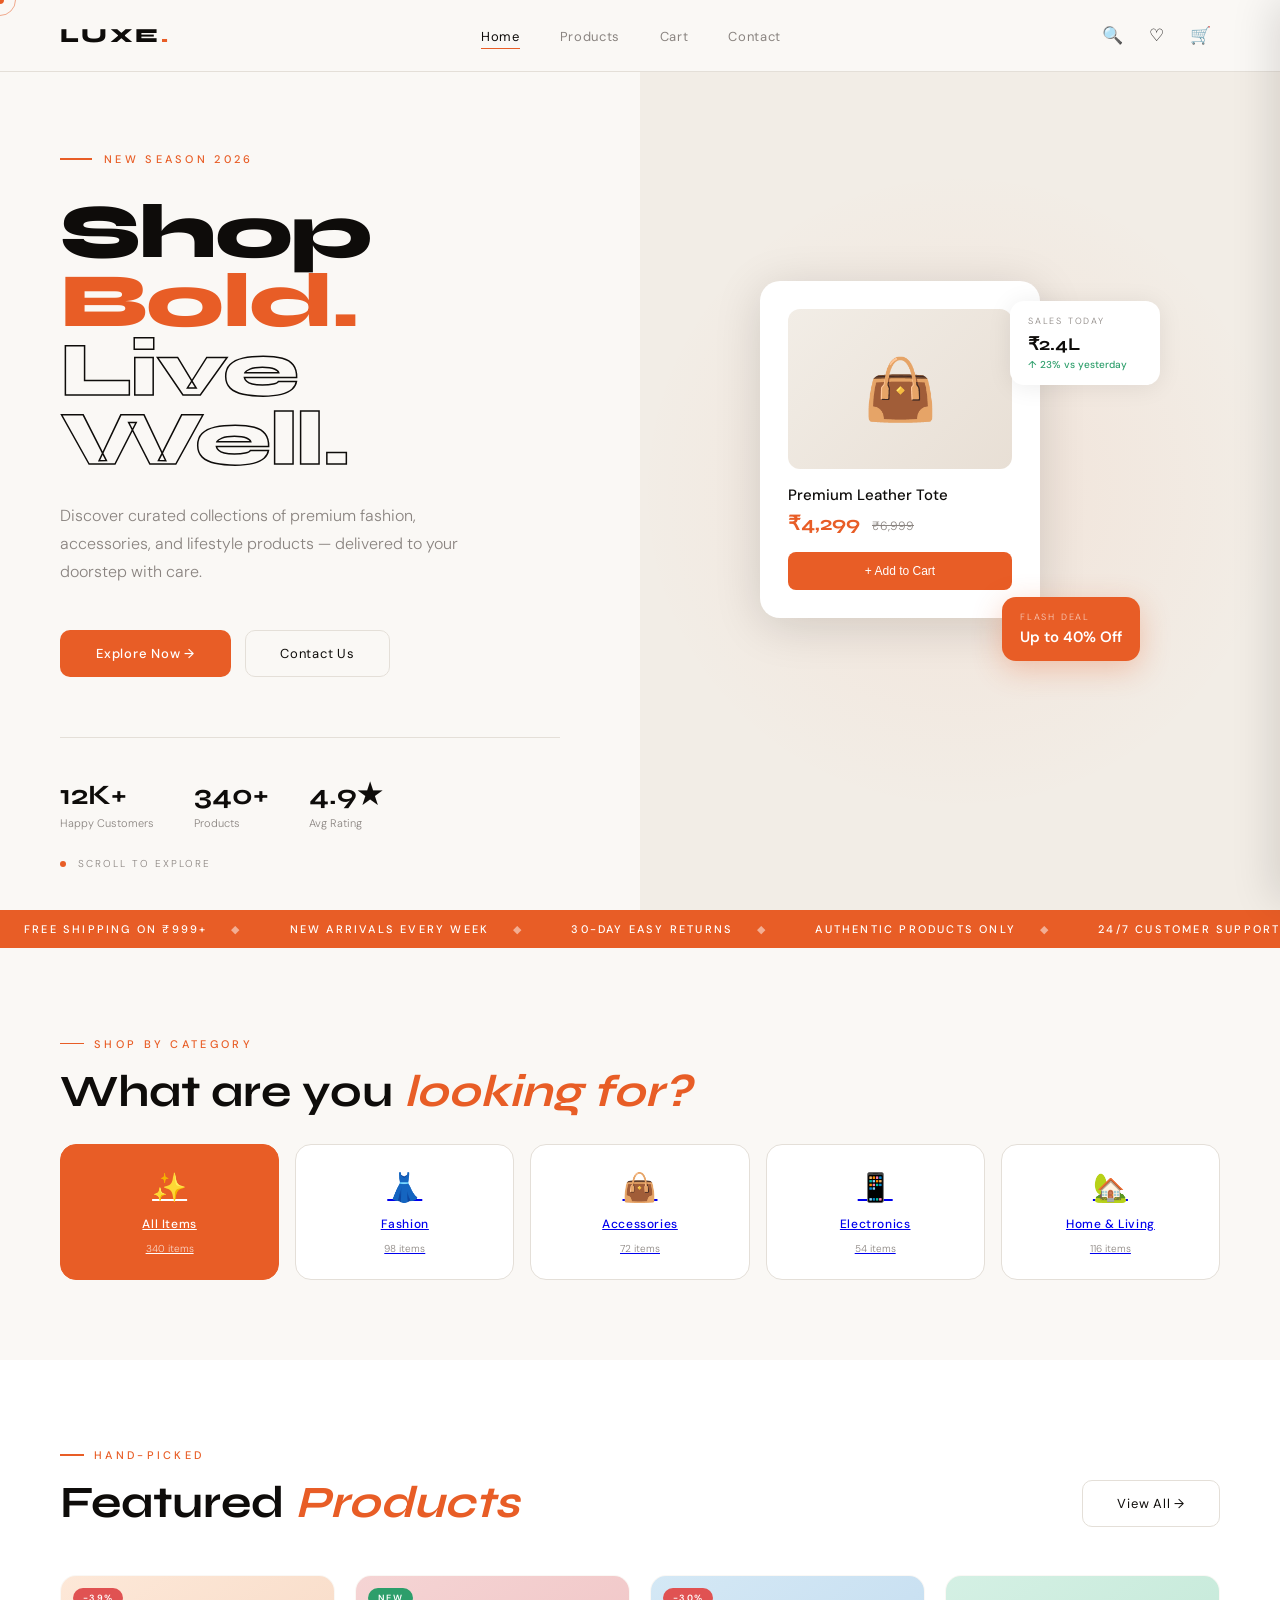
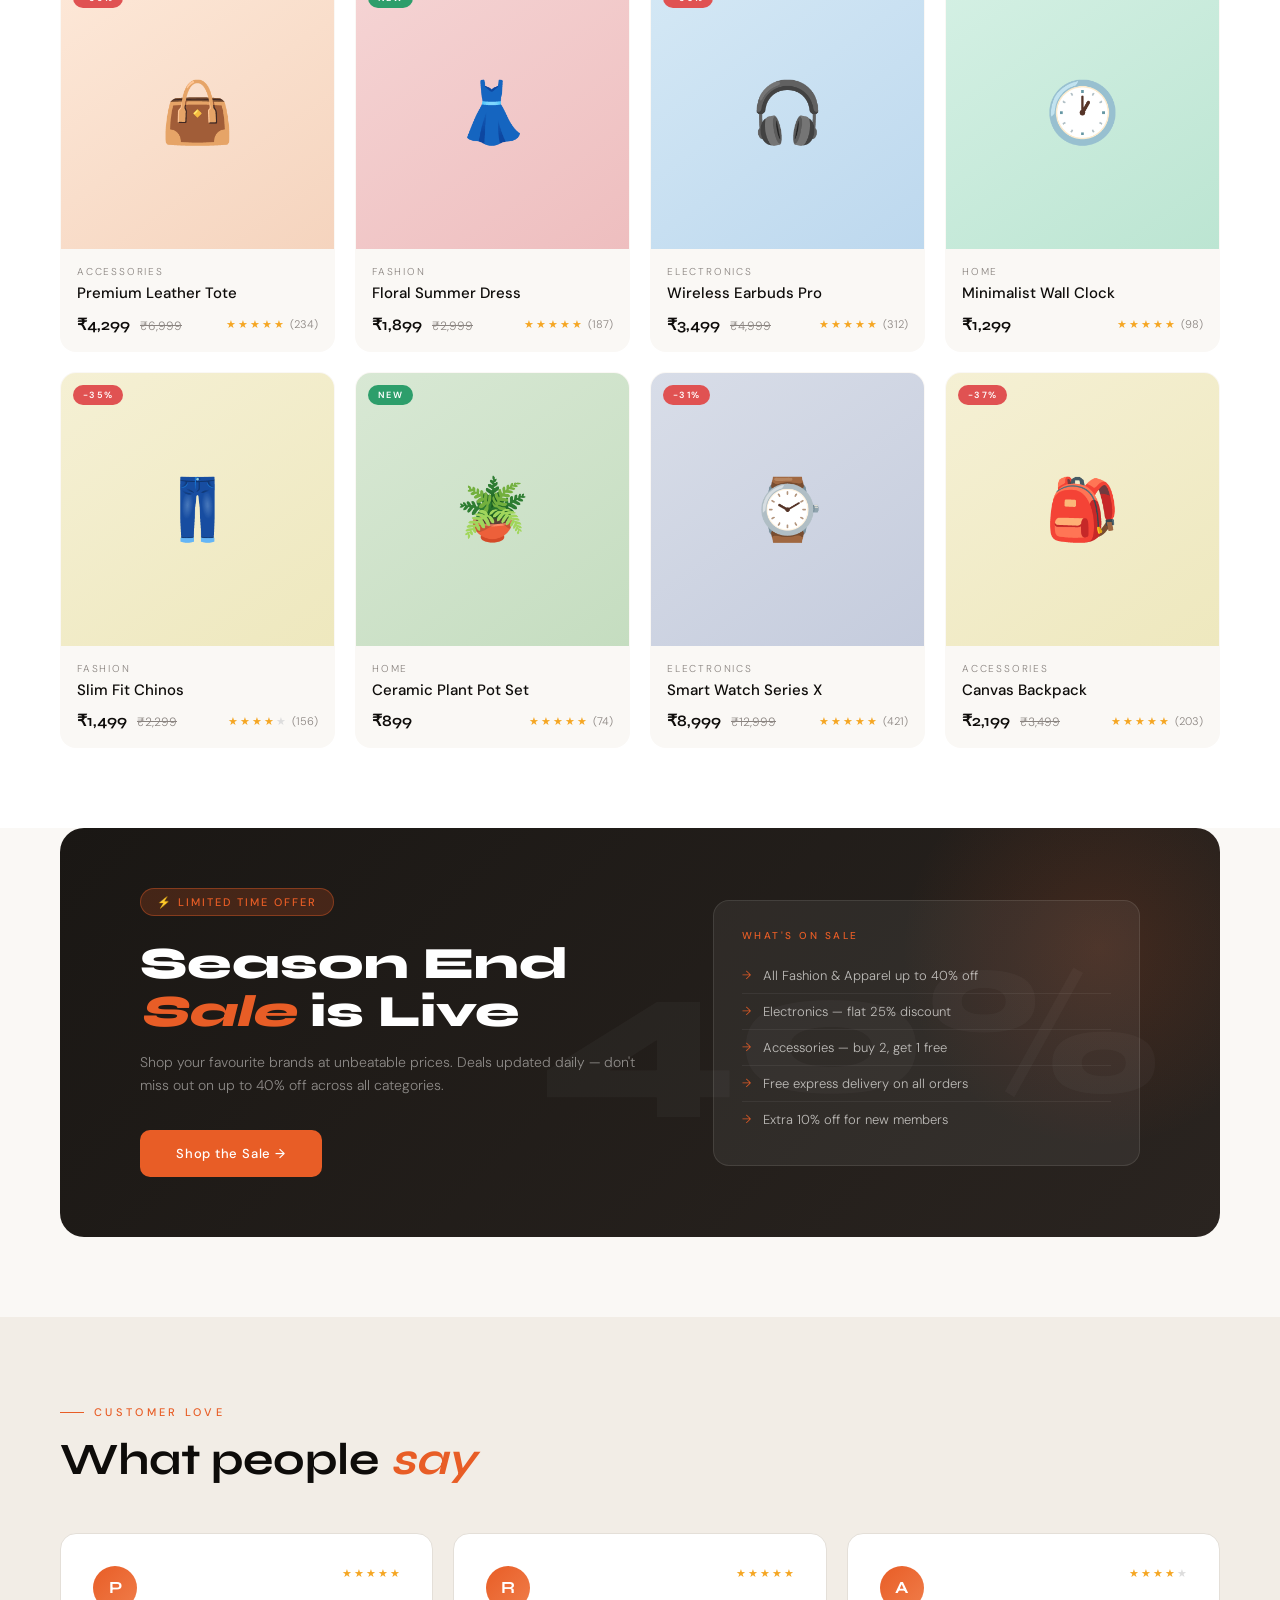
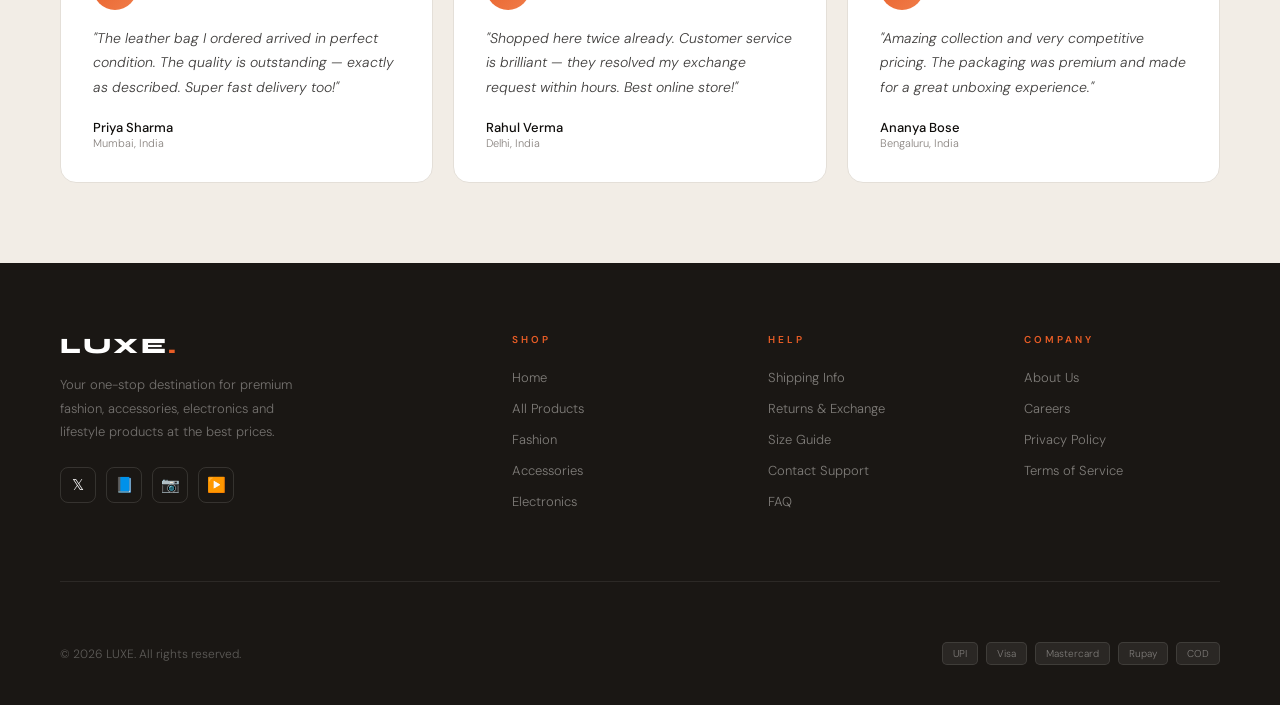
<file: index.html>
<!DOCTYPE html>
<html lang="en">
<head>
  <!-- Google Tag Manager -->
<script>(function(w,d,s,l,i){w[l]=w[l]||[];w[l].push({'gtm.start':
new Date().getTime(),event:'gtm.js'});var f=d.getElementsByTagName(s)[0],
j=d.createElement(s),dl=l!='dataLayer'?'&l='+l:'';j.async=true;j.src=
'https://www.googletagmanager.com/gtm.js?id='+i+dl;f.parentNode.insertBefore(j,f);
})(window,document,'script','dataLayer','GTM-PVNWQRWT');</script>
<!-- End Google Tag Manager -->
  <!-- Google tag (gtag.js) -->
<script async src="https://www.googletagmanager.com/gtag/js?id=G-D0TGRT3JDF"></script>
<script>
  window.dataLayer = window.dataLayer || [];
  function gtag(){dataLayer.push(arguments);}
  gtag('js', new Date());

  gtag('config', 'G-D0TGRT3JDF');
</script>
  <!-- Google Tag Manager -->
<!-- <script>(function(w,d,s,l,i){w[l]=w[l]||[];w[l].push({'gtm.start':
new Date().getTime(),event:'gtm.js'});var f=d.getElementsByTagName(s)[0],
j=d.createElement(s),dl=l!='dataLayer'?'&l='+l:'';j.async=true;j.src=
'https://www.googletagmanager.com/gtm.js?id='+i+dl;f.parentNode.insertBefore(j,f);
})(window,document,'script','dataLayer','GTM-TTZV6K6Z');</script> -->
<!-- End Google Tag Manager -->
  <!-- Google tag (gtag.js) -->
<!-- <script async src="https://www.googletagmanager.com/gtag/js?id=G-6RHJ80FJB3"></script>
<script>
  window.dataLayer = window.dataLayer || [];
  function gtag(){dataLayer.push(arguments);}
  gtag('js', new Date());

  gtag('config', 'G-6RHJ80FJB3');
</script> -->
<meta charset="UTF-8"/>
<meta name="viewport" content="width=device-width,initial-scale=1.0"/>
<title>LUXE Store — Home</title>
<link href="https://fonts.googleapis.com/css2?family=Syne:wght@400;600;700;800&family=DM+Sans:ital,wght@0,300;0,400;0,500;1,300&display=swap" rel="stylesheet"/>
<link rel="stylesheet" href="style.css"/>
</head>
<body>
<!-- Google Tag Manager (noscript) -->
<noscript><iframe src="https://www.googletagmanager.com/ns.html?id=GTM-PVNWQRWT"
height="0" width="0" style="display:none;visibility:hidden"></iframe></noscript>
<!-- End Google Tag Manager (noscript) -->
  <!-- Google Tag Manager (noscript) -->
<!-- <noscript><iframe src="https://www.googletagmanager.com/ns.html?id=GTM-TTZV6K6Z"
height="0" width="0" style="display:none;visibility:hidden"></iframe></noscript> -->
<!-- End Google Tag Manager (noscript) -->
<!-- CURSOR -->
<div id="cur"></div><div id="curR"></div>

<!-- CART SIDEBAR + TOAST (injected by JS) -->
<div id="cartSidebarMount"></div>
<div id="toastMount"></div>

<!-- NAV -->
<div id="navMount"></div>

<!-- ══ HERO ══ -->
<div class="page-wrap">
<div class="hero">
  <div class="hero-left">
    <div class="hero-eyebrow"><div class="hero-eyebrow-line"></div>New Season 2026</div>
    <h1 class="hero-h1">
      Shop<br>
      <span class="accent">Bold.</span><br>
      <span class="outline">Live Well.</span>
    </h1>
    <p class="hero-p">Discover curated collections of premium fashion, accessories, and lifestyle products — delivered to your doorstep with care.</p>
    <div class="hero-btns">
      <a class="btn-primary" href="products.html">Explore Now →</a>
      <a class="btn-secondary" href="contact.html">Contact Us</a>
    </div>
    <div class="hero-stats">
      <div><div class="hs-num">12K+</div><div class="hs-label">Happy Customers</div></div>
      <div><div class="hs-num">340+</div><div class="hs-label">Products</div></div>
      <div><div class="hs-num">4.9★</div><div class="hs-label">Avg Rating</div></div>
    </div>
  </div>
  <div class="hero-right">
    <div class="hero-bg-shape"></div>
    <div class="hero-product-display">
      <div class="hero-main-card">
        <div class="hero-card-img">👜</div>
        <div class="hero-card-name">Premium Leather Tote</div>
        <div>
          <span class="hero-card-price">₹4,299</span>
          <span class="hero-card-old">₹6,999</span>
        </div>
        <button class="hero-add-btn" onclick="addToCart(PRODUCTS[0])">+ Add to Cart</button>
      </div>
      <div class="hero-float-1">
        <div class="hf-label">Sales Today</div>
        <div class="hf-val">₹2.4L</div>
        <div class="hf-sub">↑ 23% vs yesterday</div>
      </div>
      <div class="hero-float-2">
        <div class="hf2-label">Flash Deal</div>
        <div class="hf2-val">Up to 40% Off</div>
      </div>
    </div>
  </div>
  <div class="hero-scroll-hint"><div class="scroll-dot"></div>Scroll to explore</div>
</div>

<!-- ══ TICKER ══ -->
<div class="ticker-bar">
  <div class="ticker-inner">
    <div class="ticker-item">Free Shipping on ₹999+ <span class="ticker-sep">◆</span></div>
    <div class="ticker-item">New Arrivals Every Week <span class="ticker-sep">◆</span></div>
    <div class="ticker-item">30-Day Easy Returns <span class="ticker-sep">◆</span></div>
    <div class="ticker-item">Authentic Products Only <span class="ticker-sep">◆</span></div>
    <div class="ticker-item">24/7 Customer Support <span class="ticker-sep">◆</span></div>
    <div class="ticker-item">Free Shipping on ₹999+ <span class="ticker-sep">◆</span></div>
    <div class="ticker-item">New Arrivals Every Week <span class="ticker-sep">◆</span></div>
    <div class="ticker-item">30-Day Easy Returns <span class="ticker-sep">◆</span></div>
    <div class="ticker-item">Authentic Products Only <span class="ticker-sep">◆</span></div>
    <div class="ticker-item">24/7 Customer Support <span class="ticker-sep">◆</span></div>
  </div>
</div>

<!-- ══ CATEGORIES ══ -->
<div class="cats-section">
  <div style="padding:0 60px;margin-bottom:28px">
    <div class="section-label">Shop by Category</div>
    <h2 class="section-title">What are you <em>looking for?</em></h2>
  </div>
  <div class="cats-scroll">
    <a class="cat-pill active" href="products.html"><div class="cat-icon">✨</div><div class="cat-name">All Items</div><div class="cat-count">340 items</div></a>
    <a class="cat-pill" href="products.html?cat=fashion"><div class="cat-icon">👗</div><div class="cat-name">Fashion</div><div class="cat-count">98 items</div></a>
    <a class="cat-pill" href="products.html?cat=accessories"><div class="cat-icon">👜</div><div class="cat-name">Accessories</div><div class="cat-count">72 items</div></a>
    <a class="cat-pill" href="products.html?cat=electronics"><div class="cat-icon">📱</div><div class="cat-name">Electronics</div><div class="cat-count">54 items</div></a>
    <a class="cat-pill" href="products.html?cat=home"><div class="cat-icon">🏡</div><div class="cat-name">Home & Living</div><div class="cat-count">116 items</div></a>
  </div>
</div>

<!-- ══ FEATURED PRODUCTS ══ -->
<div class="home-products-section reveal">
  <div class="products-header">
    <div><div class="section-label">Hand-Picked</div><h2 class="section-title">Featured <em>Products</em></h2></div>
    <a class="btn-secondary" href="products.html">View All →</a>
  </div>
  <div class="product-grid" id="homeProductGrid"></div>
</div>

<!-- ══ PROMO BANNER ══ -->
<div class="promo-banner reveal">
  <div class="promo-left">
    <div class="promo-chip">⚡ Limited Time Offer</div>
    <h2 class="promo-h2">Season End<br><em>Sale</em> is Live</h2>
    <p class="promo-p">Shop your favourite brands at unbeatable prices. Deals updated daily — don't miss out on up to 40% off across all categories.</p>
    <a class="btn-primary" href="products.html">Shop the Sale →</a>
  </div>
  <div class="promo-right">
    <div class="promo-offer-box">
      <div class="promo-offer-title">What's on Sale</div>
      <ul class="promo-offer-list">
        <li>All Fashion & Apparel up to 40% off</li>
        <li>Electronics — flat 25% discount</li>
        <li>Accessories — buy 2, get 1 free</li>
        <li>Free express delivery on all orders</li>
        <li>Extra 10% off for new members</li>
      </ul>
    </div>
  </div>
  <div class="promo-num">40%</div>
</div>

<!-- ══ TESTIMONIALS ══ -->
<div class="testi-section reveal">
  <div class="section-label">Customer Love</div>
  <h2 class="section-title">What people <em>say</em></h2>
  <div class="testi-grid">
    <div class="testi-card">
      <div class="testi-top"><div class="testi-av">P</div><div class="rating"><span class="star">★</span><span class="star">★</span><span class="star">★</span><span class="star">★</span><span class="star">★</span></div></div>
      <p class="testi-text">"The leather bag I ordered arrived in perfect condition. The quality is outstanding — exactly as described. Super fast delivery too!"</p>
      <div class="testi-author">Priya Sharma</div><div class="testi-loc">Mumbai, India</div>
    </div>
    <div class="testi-card">
      <div class="testi-top"><div class="testi-av">R</div><div class="rating"><span class="star">★</span><span class="star">★</span><span class="star">★</span><span class="star">★</span><span class="star">★</span></div></div>
      <p class="testi-text">"Shopped here twice already. Customer service is brilliant — they resolved my exchange request within hours. Best online store!"</p>
      <div class="testi-author">Rahul Verma</div><div class="testi-loc">Delhi, India</div>
    </div>
    <div class="testi-card">
      <div class="testi-top"><div class="testi-av">A</div><div class="rating"><span class="star">★</span><span class="star">★</span><span class="star">★</span><span class="star">★</span><span class="star e">★</span></div></div>
      <p class="testi-text">"Amazing collection and very competitive pricing. The packaging was premium and made for a great unboxing experience."</p>
      <div class="testi-author">Ananya Bose</div><div class="testi-loc">Bengaluru, India</div>
    </div>
  </div>
</div>

<!-- FOOTER -->
<div id="footerMount"></div>
</div><!-- end page-wrap -->

<script src="app.js"></script>
<script>
  document.getElementById('navMount').innerHTML = renderNav('home');
  document.getElementById('cartSidebarMount').innerHTML = renderCartSidebarHTML();
  document.getElementById('toastMount').innerHTML = renderToastHTML();
  renderFooter('footerMount');

  // Render 8 featured products on home page
  document.getElementById('homeProductGrid').innerHTML =
    PRODUCTS.slice(0,8).map(p=>productCardHTML(p)).join('');
</script>
</body>
</html>
</file>
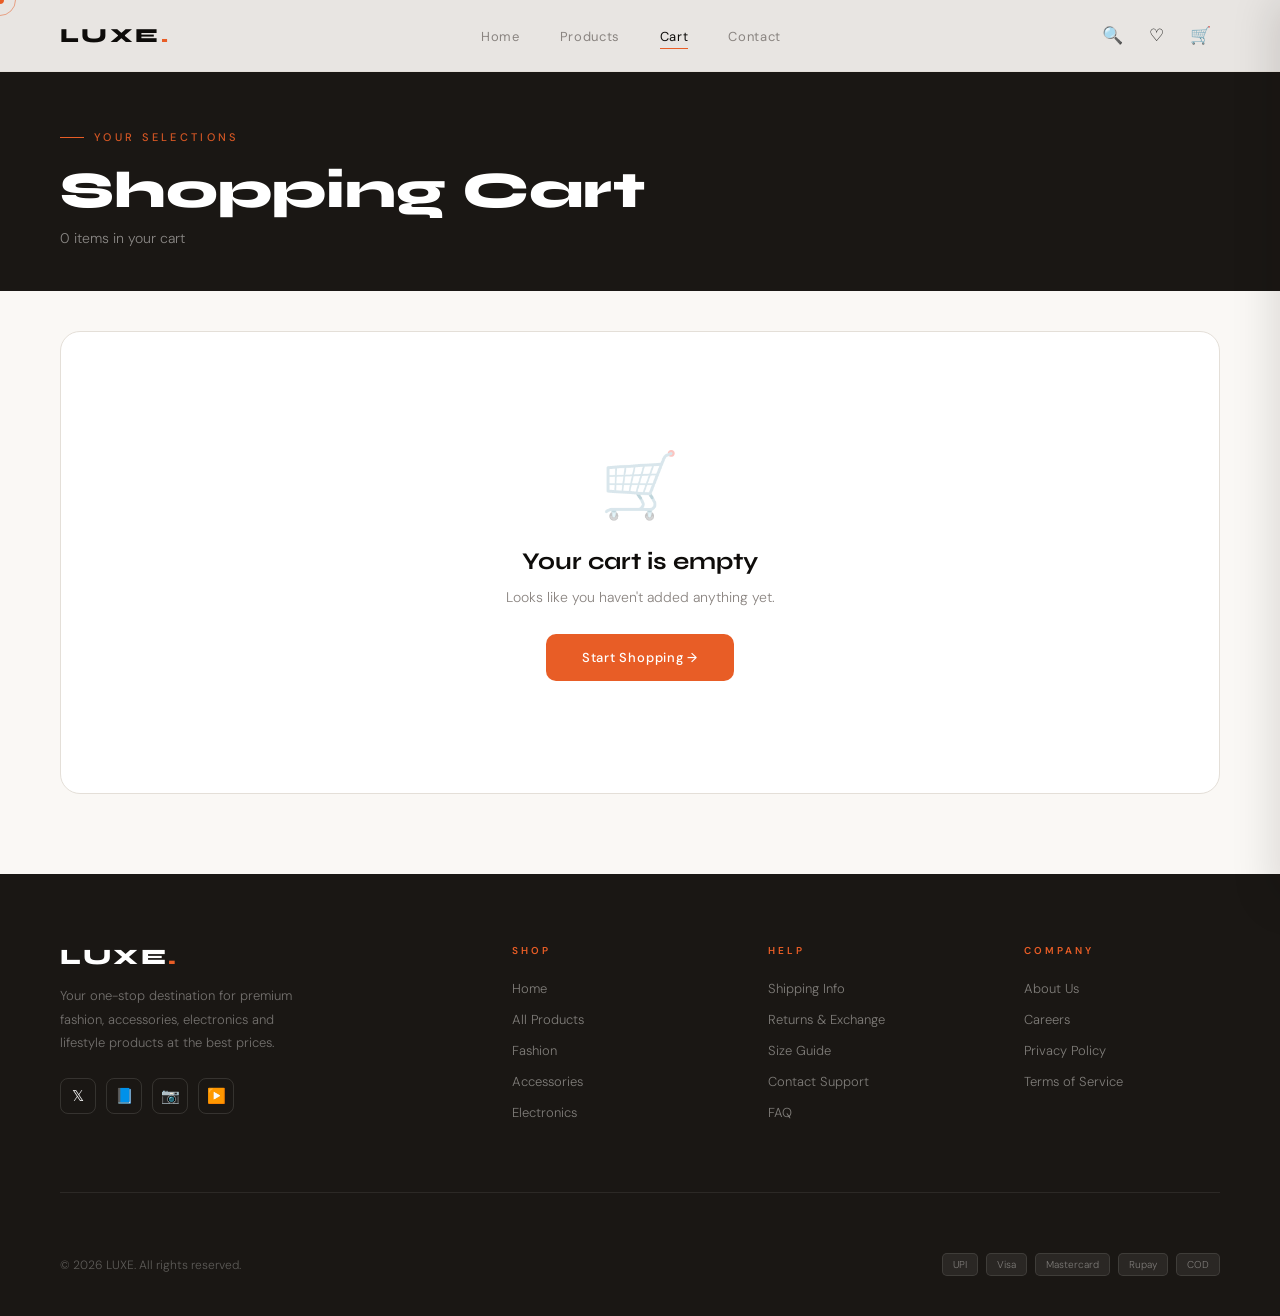
<file: cart.html>
<!DOCTYPE html>
<html lang="en">
<head>
  <!-- Google tag (gtag.js) -->
<script async src="https://www.googletagmanager.com/gtag/js?id=G-D0TGRT3JDF"></script>
<script>
  window.dataLayer = window.dataLayer || [];
  function gtag(){dataLayer.push(arguments);}
  gtag('js', new Date());

  gtag('config', 'G-D0TGRT3JDF');
</script>
  <!-- Google Tag Manager -->
<script>(function(w,d,s,l,i){w[l]=w[l]||[];w[l].push({'gtm.start':
new Date().getTime(),event:'gtm.js'});var f=d.getElementsByTagName(s)[0],
j=d.createElement(s),dl=l!='dataLayer'?'&l='+l:'';j.async=true;j.src=
'https://www.googletagmanager.com/gtm.js?id='+i+dl;f.parentNode.insertBefore(j,f);
})(window,document,'script','dataLayer','GTM-PVNWQRWT');</script>
<!-- End Google Tag Manager -->
  <!-- Google Tag Manager -->
<!-- <script>(function(w,d,s,l,i){w[l]=w[l]||[];w[l].push({'gtm.start':
new Date().getTime(),event:'gtm.js'});var f=d.getElementsByTagName(s)[0],
j=d.createElement(s),dl=l!='dataLayer'?'&l='+l:'';j.async=true;j.src=
'https://www.googletagmanager.com/gtm.js?id='+i+dl;f.parentNode.insertBefore(j,f);
})(window,document,'script','dataLayer','GTM-TTZV6K6Z');</script> -->
<!-- End Google Tag Manager -->
<!-- Google tag (gtag.js) -->
<!-- <script async src="https://www.googletagmanager.com/gtag/js?id=AW-18022216417"></script>
<script>
  window.dataLayer = window.dataLayer || [];
  function gtag(){dataLayer.push(arguments);}
  gtag('js', new Date());

  gtag('config', 'AW-18022216417');
</script> -->
<meta charset="UTF-8"/>
<meta name="viewport" content="width=device-width,initial-scale=1.0"/>
<title>LUXE Store — Cart</title>
<link href="https://fonts.googleapis.com/css2?family=Syne:wght@400;600;700;800&family=DM+Sans:ital,wght@0,300;0,400;0,500;1,300&display=swap" rel="stylesheet"/>
<link rel="stylesheet" href="style.css"/>
</head>
<body>
<!-- Google Tag Manager (noscript) -->
<noscript><iframe src="https://www.googletagmanager.com/ns.html?id=GTM-PVNWQRWT"
height="0" width="0" style="display:none;visibility:hidden"></iframe></noscript>
<!-- End Google Tag Manager (noscript) -->
  <!-- Google Tag Manager (noscript) -->
<!-- <noscript><iframe src="https://www.googletagmanager.com/ns.html?id=GTM-TTZV6K6Z"
height="0" width="0" style="display:none;visibility:hidden"></iframe></noscript> -->
<!-- End Google Tag Manager (noscript) -->
<div id="cur"></div><div id="curR"></div>
<div id="cartSidebarMount"></div>
<div id="toastMount"></div>
<div id="navMount"></div>

<div class="page-wrap">

  <!-- HEADER -->
  <div class="cart-page-header">
    <div class="section-label" style="color:rgba(232,93,38,.9)">Your Selections</div>
    <h1>Shopping Cart</h1>
    <p id="cartSubtitle">0 items in your cart</p>
  </div>

  <!-- LAYOUT -->
  <div id="cartPageLayout" class="cart-page-layout">
    <!-- Populated by JS -->
  </div>

  <div id="footerMount"></div>
</div>

<script src="app.js"></script>
<script>
  document.getElementById('navMount').innerHTML = renderNav('cart');
  document.getElementById('cartSidebarMount').innerHTML = renderCartSidebarHTML();
  document.getElementById('toastMount').innerHTML = renderToastHTML();
  renderFooter('footerMount');

  function renderCartPage(){
    const layout   = document.getElementById('cartPageLayout');
    const subtitle = document.getElementById('cartSubtitle');
    const cart     = getCart();
    const total    = getTotalItems();
    subtitle.textContent = `${total} item${total!==1?'s':''} in your cart`;

    if(!cart.length){
      layout.innerHTML = `
        <div class="cart-page-items" style="grid-column:1/-1">
          <div class="cart-empty-page">
            <div class="icon">🛒</div>
            <h2>Your cart is empty</h2>
            <p>Looks like you haven't added anything yet.</p>
            <a class="btn-primary" href="products.html">Start Shopping →</a>
          </div>
        </div>`;
      return;
    }

    const itemsHTML = cart.map(i=>`
      <div class="cart-page-item">
        <div class="cpi-img ${i.bg||'bg-peach'}">${i.icon}</div>
        <div class="cpi-info">
          <div class="item-cat">${i.cat}</div>
          <div class="item-name">${i.name}</div>
          ${i.variant ? `<div class="cpi-variant">Variant: ${i.variant}</div>` : ''}
          <div style="display:flex;align-items:center;gap:16px;margin-top:12px">
            <div class="qty-ctrl">
              <button class="qty-btn" onclick="changeCartQty(${i.id},-1)">−</button>
              <span class="qty-num">${i.qty}</span>
              <button class="qty-btn" onclick="changeCartQty(${i.id},1)">+</button>
            </div>
            <button class="cpi-remove" onclick="removeFromCart(${i.id})">Remove</button>
          </div>
        </div>
        <div class="cpi-right">
          <div class="cpi-price">₹${(i.price*i.qty).toLocaleString('en-IN')}</div>
          ${i.oldPrice ? `<div style="font-size:12px;color:var(--muted);text-decoration:line-through">₹${(i.oldPrice*i.qty).toLocaleString('en-IN')}</div>` : ''}
        </div>
      </div>`).join('');

    const subtotal = getTotalPrice();
    const shipping = subtotal >= 999 ? 0 : 99;
    const gst      = Math.round(subtotal * 0.18);
    const grandTotal = subtotal + shipping + gst;

    layout.innerHTML = `
      <div class="cart-page-items">${itemsHTML}</div>
      <div class="order-summary">
        <h3>Order Summary</h3>
        <div class="summary-row"><span>Subtotal (${total} items)</span><span>₹${subtotal.toLocaleString('en-IN')}</span></div>
        <div class="summary-row"><span>Shipping</span><span style="color:var(--success)">${shipping===0?'Free':'₹'+shipping}</span></div>
        <div class="summary-row"><span>Taxes (18% GST)</span><span>₹${gst.toLocaleString('en-IN')}</span></div>
        <div class="summary-row total"><span>Total</span><span>₹${grandTotal.toLocaleString('en-IN')}</span></div>
        <div class="coupon-row">
          <input class="coupon-input" id="couponInput" placeholder="Coupon code">
          <button class="coupon-btn" onclick="applyCoupon()">Apply</button>
        </div>
        <button class="btn-checkout" onclick="placeOrder()">Place Order →</button>
        <button class="btn-continue" onclick="window.location='products.html'">Continue Shopping</button>
        <div class="secure-badges">
          <span class="sec-badge">🔒 SSL Secure</span>
          <span class="sec-badge">✅ Authentic</span>
          <span class="sec-badge">↩️ Easy Returns</span>
        </div>
      </div>`;
  }

  function applyCoupon(){
    const val = document.getElementById('couponInput').value.trim().toUpperCase();
    if(val==='LUXE10')       showToast('🎉','Coupon LUXE10 applied! 10% off');
    else if(val==='SAVE20')  showToast('🎉','Coupon SAVE20 applied! 20% off');
    else                     showToast('❌','Invalid coupon code');
  }

  function placeOrder(){
    localStorage.removeItem('luxe-cart');
    updateCartDot();
    renderCartSidebar();
    showToast('✅','Order placed! Check your email.');
    setTimeout(()=>{ window.location='index.html'; }, 2000);
  }

  // Override so qty changes re-render this page too
  const _origRemove  = removeFromCart.bind({});
  const _origChange  = changeCartQty.bind({});

  renderCartPage();
</script>
</body>
</html>
</file>
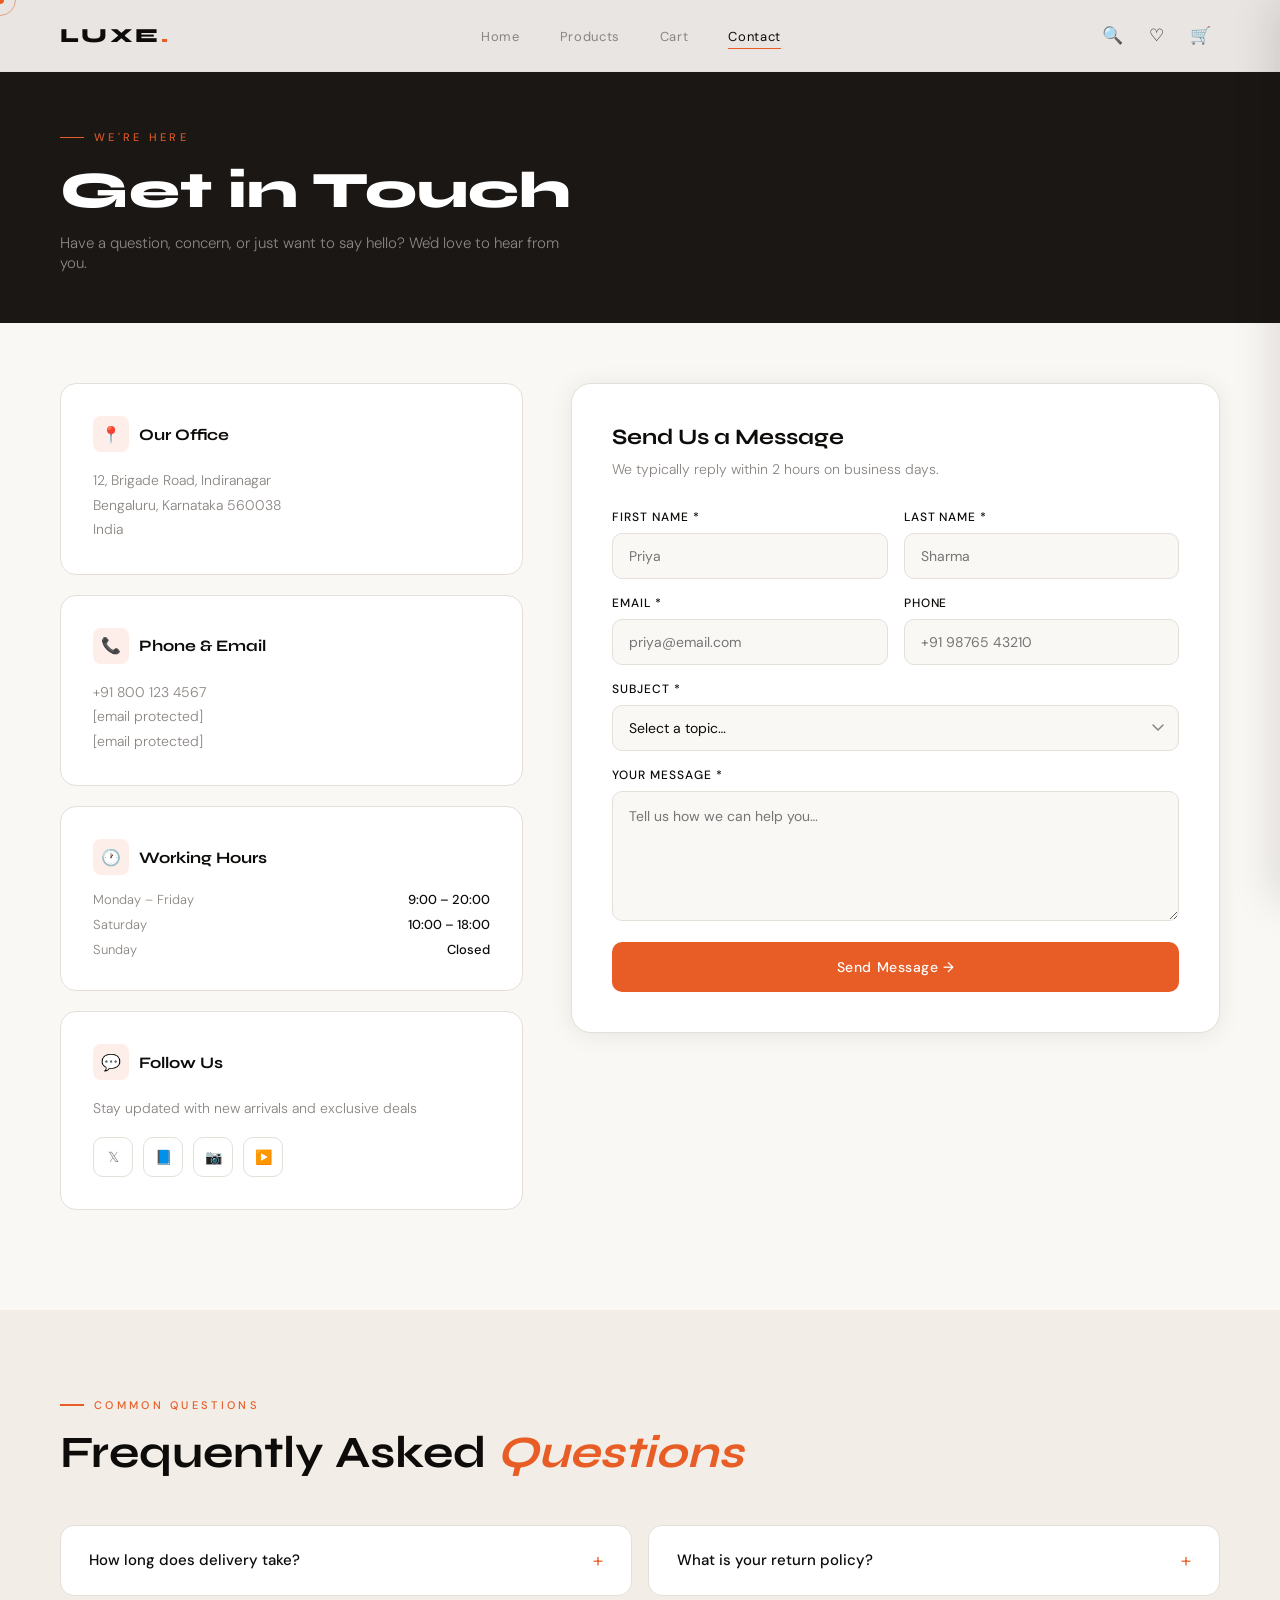
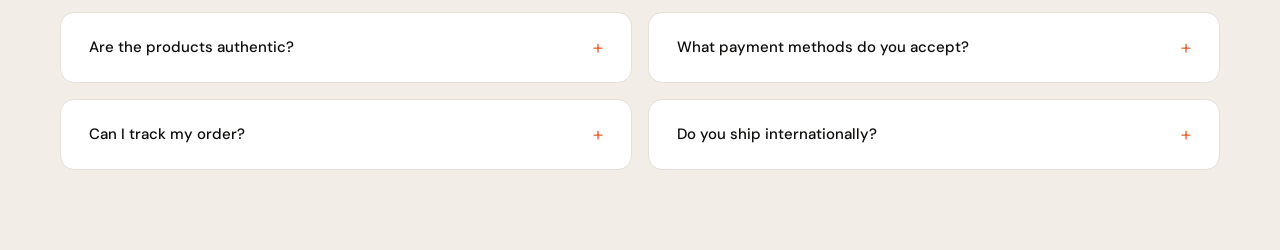
<file: contact.html>
<!DOCTYPE html>
<html lang="en">
<head>
  <!-- Google Tag Manager -->
<script>(function(w,d,s,l,i){w[l]=w[l]||[];w[l].push({'gtm.start':
new Date().getTime(),event:'gtm.js'});var f=d.getElementsByTagName(s)[0],
j=d.createElement(s),dl=l!='dataLayer'?'&l='+l:'';j.async=true;j.src=
'https://www.googletagmanager.com/gtm.js?id='+i+dl;f.parentNode.insertBefore(j,f);
})(window,document,'script','dataLayer','GTM-PVNWQRWT');</script>
<!-- End Google Tag Manager -->
  <!-- Google tag (gtag.js) -->
<script async src="https://www.googletagmanager.com/gtag/js?id=G-D0TGRT3JDF"></script>
<script>
  window.dataLayer = window.dataLayer || [];
  function gtag(){dataLayer.push(arguments);}
  gtag('js', new Date());

  gtag('config', 'G-D0TGRT3JDF');
</script>
  <meta charset="UTF-8"/>
  <meta name="viewport" content="width=device-width,initial-scale=1.0"/>
  <title>LUXE Store — Contact</title>
  <!-- Google tag (gtag.js) -->
<!-- <script async src="https://www.googletagmanager.com/gtag/js?id=AW-18022216417"></script>
<script>
  window.dataLayer = window.dataLayer || [];
  function gtag(){dataLayer.push(arguments);}
  gtag('js', new Date());

  gtag('config', 'AW-18022216417');
</script> -->
  <!--
    ══════════════════════════════════════════════════════════
    GTM SETUP — Step 1 of 2
    Replace GTM-XXXXXXX with your actual GTM container ID.
    This script MUST be the first <script> inside <head>.
    ══════════════════════════════════════════════════════════
  -->
<!-- Google Tag Manager -->
<!-- <script>(function(w,d,s,l,i){w[l]=w[l]||[];w[l].push({'gtm.start':
new Date().getTime(),event:'gtm.js'});var f=d.getElementsByTagName(s)[0],
j=d.createElement(s),dl=l!='dataLayer'?'&l='+l:'';j.async=true;j.src=
'https://www.googletagmanager.com/gtm.js?id='+i+dl;f.parentNode.insertBefore(j,f);
})(window,document,'script','dataLayer','GTM-TTZV6K6Z');</script> -->
<!-- End Google Tag Manager -->

  <link href="https://fonts.googleapis.com/css2?family=Syne:wght@400;600;700;800&family=DM+Sans:ital,wght@0,300;0,400;0,500;1,300&display=swap" rel="stylesheet"/>
  <link rel="stylesheet" href="style.css"/>
</head>
<body>

  <!--
    GTM SETUP — Step 2 of 2 (noscript fallback)
    Replace GTM-XXXXXXX with your actual container ID.
    Must be the first element inside <body>.
  -->
<!-- Google Tag Manager (noscript) -->
<noscript><iframe src="https://www.googletagmanager.com/ns.html?id=GTM-PVNWQRWT"
height="0" width="0" style="display:none;visibility:hidden"></iframe></noscript>
<!-- End Google Tag Manager (noscript) -->
  <!-- Google Tag Manager (noscript) -->
<!-- <noscript><iframe src="https://www.googletagmanager.com/ns.html?id=GTM-TTZV6K6Z"
height="0" width="0" style="display:none;visibility:hidden"></iframe></noscript> -->
<!-- End Google Tag Manager (noscript) -->

  <!-- Cursor dots -->
  <div id="cur"></div>
  <div id="curR"></div>

  <!-- Shared chrome — all injected by app.js DOMContentLoaded -->
  <div id="cartSidebarMount"></div>
  <div id="toastMount"></div>
  <div id="navMount"></div>

  <!--
    contactPageMount — app.js detects this ID and runs
    contact-specific init: form wiring, live validation, FAQ.
  -->
  <div id="contactPageMount" class="page-wrap">

    <!-- ══ PAGE HERO ══ -->
    <div class="page-hero">
      <div class="section-label">We're Here</div>
      <h1>Get in Touch</h1>
      <p>Have a question, concern, or just want to say hello? We'd love to hear from you.</p>
    </div>

    <!-- ══ CONTACT LAYOUT ══ -->
    <div class="contact-layout">

      <!-- LEFT: Info cards -->
      <div>

        <div class="contact-info-card">
          <h3><div class="ci-icon-box">📍</div> Our Office</h3>
          <p>
            12, Brigade Road, Indiranagar<br>
            Bengaluru, Karnataka 560038<br>
            India
          </p>
        </div>

        <div class="contact-info-card">
          <h3><div class="ci-icon-box">📞</div> Phone &amp; Email</h3>
          <p>
            <a href="tel:+918001234567">+91 800 123 4567</a><br>
            <a href="/cdn-cgi/l/email-protection#cdbeb8bdbda2bfb98da1b8b5a8beb9a2bfa8e3a4a3"><span class="__cf_email__" data-cfemail="10636560607f6264507c65687563647f62753e797e">[email&#160;protected]</span></a><br>
            <a href="/cdn-cgi/l/email-protection#6c031e08091e1f2c001914091f18031e09420502"><span class="__cf_email__" data-cfemail="513e2335342322113d24293422253e23347f383f">[email&#160;protected]</span></a>
          </p>
        </div>

        <div class="contact-info-card">
          <h3><div class="ci-icon-box">🕐</div> Working Hours</h3>
          <div class="contact-hours">
            <div class="ch-row">
              <span class="ch-day">Monday – Friday</span>
              <span class="ch-time">9:00 – 20:00</span>
            </div>
            <div class="ch-row">
              <span class="ch-day">Saturday</span>
              <span class="ch-time">10:00 – 18:00</span>
            </div>
            <div class="ch-row">
              <span class="ch-day">Sunday</span>
              <span class="ch-time">Closed</span>
            </div>
          </div>
        </div>

        <div class="contact-info-card">
          <h3><div class="ci-icon-box">💬</div> Follow Us</h3>
          <p>Stay updated with new arrivals and exclusive deals</p>
          <div class="social-links">
            <a class="social-btn" href="#" aria-label="Twitter / X">𝕏</a>
            <a class="social-btn" href="#" aria-label="Facebook">📘</a>
            <a class="social-btn" href="#" aria-label="Instagram">📷</a>
            <a class="social-btn" href="#" aria-label="YouTube">▶️</a>
          </div>
        </div>

      </div><!-- end info cards -->

      <!-- RIGHT: Contact form -->
      <div class="contact-form-wrap">
        <h2>Send Us a Message</h2>
        <p>We typically reply within 2 hours on business days.</p>

        <!--
          GTM FORM WRAPPER
          ─────────────────────────────────────────────────────────────
          id="contact-form"          → GTM Form Submit trigger selector
          name="contact_form"        → GTM built-in {{Form ID}} variable
          data-gtm-form-id="contact_form"   → custom data layer variable
          data-gtm-form-name="Contact Us"   → human-readable label in GA4
          data-gtm-form-location="contact_page" → where on the site
          ─────────────────────────────────────────────────────────────
          NOTE: action="#" keeps the form fully JS-controlled.
          app.js calls event.preventDefault() so no page navigation.
        -->
        <form
          id="contact-form"
          name="contact_form"
          novalidate
          data-gtm-form-id="contact_form"
          data-gtm-form-name="Contact Us"
          data-gtm-form-location="contact_page"
          data-redirect="thankyou.html"
        >

          <!-- Row 1: First name / Last name -->
          <div class="form-row">

            <div class="form-group" id="fg-fname">
              <label class="form-label" for="fname">First Name *</label>
              <!--
                data-gtm-field   → GTM CSS Selector Variable for field name
                data-gtm-required → GTM can read this to flag required fields
              -->
              <input
                class="form-input"
                id="fname"
                type="text"
                name="fname"
                placeholder="Priya"
                autocomplete="given-name"
                data-gtm-field="first_name"
                data-gtm-required="true"
              />
              <div class="error-msg">Please enter your first name</div>
            </div>

            <div class="form-group" id="fg-lname">
              <label class="form-label" for="lname">Last Name *</label>
              <input
                class="form-input"
                id="lname"
                type="text"
                name="lname"
                placeholder="Sharma"
                autocomplete="family-name"
                data-gtm-field="last_name"
                data-gtm-required="true"
              />
              <div class="error-msg">Please enter your last name</div>
            </div>

          </div><!-- end row 1 -->

          <!-- Row 2: Email / Phone -->
          <div class="form-row">

            <div class="form-group" id="fg-email">
              <label class="form-label" for="cemail">Email *</label>
              <input
                class="form-input"
                id="cemail"
                type="email"
                name="email"
                placeholder="priya@email.com"
                autocomplete="email"
                data-gtm-field="email"
                data-gtm-required="true"
              />
              <div class="error-msg">Please enter a valid email</div>
            </div>

            <div class="form-group">
              <label class="form-label" for="cphone">Phone</label>
              <input
                class="form-input"
                id="cphone"
                type="tel"
                name="phone"
                placeholder="+91 98765 43210"
                autocomplete="tel"
                data-gtm-field="phone"
                data-gtm-required="false"
              />
            </div>

          </div><!-- end row 2 -->

          <!-- Subject -->
          <div class="form-group" id="fg-subject">
            <label class="form-label" for="csubject">Subject *</label>
            <select
              class="form-select"
              id="csubject"
              name="subject"
              data-gtm-field="subject"
              data-gtm-required="true"
            >
              <option value="">Select a topic…</option>
              <option value="order">Order Enquiry</option>
              <option value="return">Return / Exchange</option>
              <option value="product">Product Question</option>
              <option value="payment">Payment Issue</option>
              <option value="feedback">Feedback</option>
              <option value="other">Other</option>
            </select>
            <div class="error-msg">Please select a subject</div>
          </div>

          <!-- Message -->
          <div class="form-group" id="fg-msg">
            <label class="form-label" for="cmsg">Your Message *</label>
            <textarea
              class="form-textarea"
              id="cmsg"
              name="message"
              placeholder="Tell us how we can help you…"
              data-gtm-field="message"
              data-gtm-required="true"
            ></textarea>
            <div class="error-msg">Please enter your message (min. 10 characters)</div>
          </div>

          <!--
            Submit button
            type="submit" lets GTM's native Form Submit trigger fire.
            app.js intercepts with event.preventDefault() before
            pushing to dataLayer and running custom validation.
          -->
          <button
            class="form-submit"
            id="formSubmitBtn"
            type="submit"
            data-gtm-element="form_submit_button"
          >
            <span id="submitText">Send Message →</span>
          </button>

        </form><!-- end #contact-form -->

      </div><!-- end contact-form-wrap -->

    </div><!-- end contact-layout -->

    <!-- ══ FAQ ══ -->
    <div class="faq-section">
      <div class="section-label">Common Questions</div>
      <h2 class="section-title">Frequently Asked <em>Questions</em></h2>

      <div class="faq-grid">

        <div class="faq-item">
          <div class="faq-q">
            How long does delivery take?
            <span class="faq-icon">+</span>
          </div>
          <div class="faq-a">
            Standard delivery takes 3–5 business days across India.
            Express delivery (1–2 days) is available in major cities for an additional charge.
          </div>
        </div>

        <div class="faq-item">
          <div class="faq-q">
            What is your return policy?
            <span class="faq-icon">+</span>
          </div>
          <div class="faq-a">
            We offer a 30-day hassle-free return policy. Products must be unused and in original
            packaging. We'll pick up the product for free from your doorstep.
          </div>
        </div>

        <div class="faq-item">
          <div class="faq-q">
            Are the products authentic?
            <span class="faq-icon">+</span>
          </div>
          <div class="faq-a">
            Absolutely. We source directly from authorised distributors and brand partners.
            Every product comes with an authenticity guarantee.
          </div>
        </div>

        <div class="faq-item">
          <div class="faq-q">
            What payment methods do you accept?
            <span class="faq-icon">+</span>
          </div>
          <div class="faq-a">
            We accept UPI, credit/debit cards (Visa, Mastercard, RuPay), net banking, EMI,
            and Cash on Delivery across all pin codes.
          </div>
        </div>

        <div class="faq-item">
          <div class="faq-q">
            Can I track my order?
            <span class="faq-icon">+</span>
          </div>
          <div class="faq-a">
            Yes! Once your order ships, you'll receive a tracking link via SMS and email.
            You can also check the status from your account dashboard at any time.
          </div>
        </div>

        <div class="faq-item">
          <div class="faq-q">
            Do you ship internationally?
            <span class="faq-icon">+</span>
          </div>
          <div class="faq-a">
            Currently we ship within India only. International shipping is coming soon —
            join our newsletter to be the first to know when it launches.
          </div>
        </div>

      </div><!-- end faq-grid -->
    </div>
    <script src="app.js"></script>
  </body>
</html>
</file>
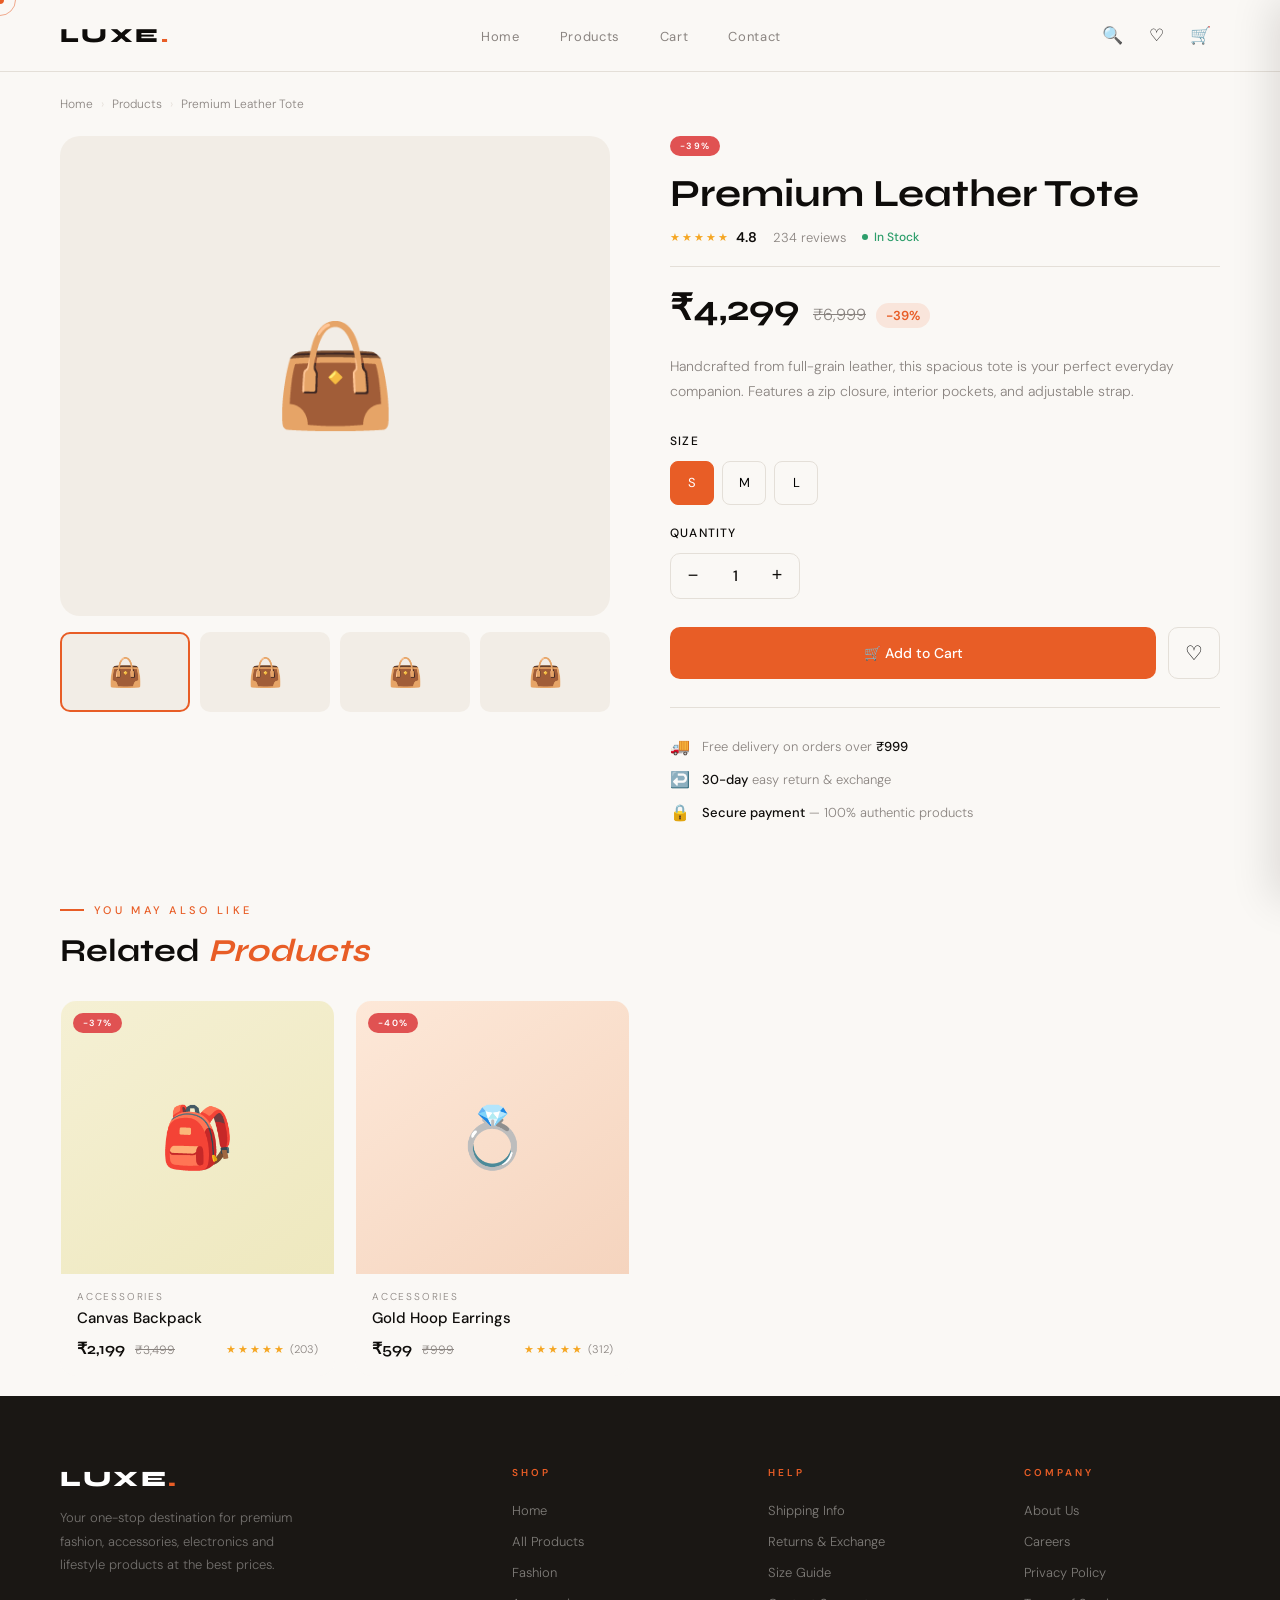
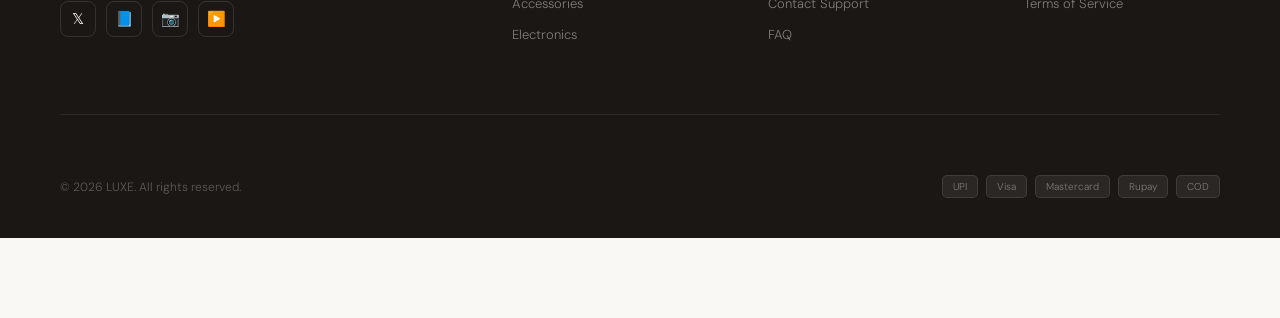
<file: productdetail.html>
<!DOCTYPE html>
<html lang="en">
<head>
  <!-- Google Tag Manager -->
<script>(function(w,d,s,l,i){w[l]=w[l]||[];w[l].push({'gtm.start':
new Date().getTime(),event:'gtm.js'});var f=d.getElementsByTagName(s)[0],
j=d.createElement(s),dl=l!='dataLayer'?'&l='+l:'';j.async=true;j.src=
'https://www.googletagmanager.com/gtm.js?id='+i+dl;f.parentNode.insertBefore(j,f);
})(window,document,'script','dataLayer','GTM-PVNWQRWT');</script>
<!-- End Google Tag Manager -->
  <!-- Google tag (gtag.js) -->
<script async src="https://www.googletagmanager.com/gtag/js?id=G-D0TGRT3JDF"></script>
<script>
  window.dataLayer = window.dataLayer || [];
  function gtag(){dataLayer.push(arguments);}
  gtag('js', new Date());

  gtag('config', 'G-D0TGRT3JDF');
</script>
  <!-- Google Tag Manager -->
<!-- <script>(function(w,d,s,l,i){w[l]=w[l]||[];w[l].push({'gtm.start':
new Date().getTime(),event:'gtm.js'});var f=d.getElementsByTagName(s)[0],
j=d.createElement(s),dl=l!='dataLayer'?'&l='+l:'';j.async=true;j.src=
'https://www.googletagmanager.com/gtm.js?id='+i+dl;f.parentNode.insertBefore(j,f);
})(window,document,'script','dataLayer','GTM-TTZV6K6Z');</script> -->
<!-- End Google Tag Manager -->
  <!-- Google tag (gtag.js) -->
<!-- <script async src="https://www.googletagmanager.com/gtag/js?id=G-6RHJ80FJB3"></script>
<script>
  window.dataLayer = window.dataLayer || [];
  function gtag(){dataLayer.push(arguments);}
  gtag('js', new Date());

  gtag('config', 'G-6RHJ80FJB3');
</script> -->
<meta charset="UTF-8"/>
<meta name="viewport" content="width=device-width,initial-scale=1.0"/>
<title>LUXE Store — Product</title>
<link href="https://fonts.googleapis.com/css2?family=Syne:wght@400;600;700;800&family=DM+Sans:ital,wght@0,300;0,400;0,500;1,300&display=swap" rel="stylesheet"/>
<link rel="stylesheet" href="style.css"/>
</head>
<body>
<!-- Google Tag Manager (noscript) -->
<noscript><iframe src="https://www.googletagmanager.com/ns.html?id=GTM-PVNWQRWT"
height="0" width="0" style="display:none;visibility:hidden"></iframe></noscript>
<!-- End Google Tag Manager (noscript) -->
  <!-- Google Tag Manager (noscript) -->
<!-- <noscript><iframe src="https://www.googletagmanager.com/ns.html?id=GTM-TTZV6K6Z"
height="0" width="0" style="display:none;visibility:hidden"></iframe></noscript> -->
<!-- End Google Tag Manager (noscript) -->
<div id="cur"></div><div id="curR"></div>
<div id="cartSidebarMount"></div>
<div id="toastMount"></div>
<div id="navMount"></div>

<div class="page-wrap detail-page">

  <!-- BREADCRUMB -->
  <div class="breadcrumb">
    <a href="index.html">Home</a>
    <span class="breadcrumb-sep">›</span>
    <a href="products.html">Products</a>
    <span class="breadcrumb-sep">›</span>
    <span id="detailBreadcrumb">Product</span>
  </div>

  <!-- PRODUCT GRID -->
  <div class="detail-grid" id="detailGrid">
    <!-- Populated by JS -->
  </div>

  <!-- RELATED PRODUCTS -->
  <div style="padding:60px 60px 20px">
    <div class="section-label">You May Also Like</div>
    <h2 class="section-title" style="font-size:clamp(24px,2.5vw,36px);margin-bottom:32px">Related <em>Products</em></h2>
    <div class="product-grid" id="relatedGrid" style="grid-template-columns:repeat(4,1fr)"></div>
  </div>

  <div id="footerMount"></div>
</div>

<script src="app.js"></script>
<script>
  document.getElementById('navMount').innerHTML = renderNav('products');
  document.getElementById('cartSidebarMount').innerHTML = renderCartSidebarHTML();
  document.getElementById('toastMount').innerHTML = renderToastHTML();
  renderFooter('footerMount');

  let detailQty = 1;
  let currentProduct = null;

  function loadProduct(){
    const id = parseInt(new URLSearchParams(window.location.search).get('id'));
    const p = PRODUCTS.find(x=>x.id===id) || PRODUCTS[0];
    currentProduct = p;
    document.title = `LUXE — ${p.name}`;
    document.getElementById('detailBreadcrumb').textContent = p.name;

    const discount = p.oldPrice ? Math.round((1-p.price/p.oldPrice)*100) : 0;
    const stars = Array.from({length:5},(_,i)=>`<span class="star${i<Math.round(p.rating)?'':' e'}">★</span>`).join('');

    const sizesHTML = p.sizes.map((s,i)=>
      `<button class="size-opt${i===0?' active':''}" onclick="selectSize(this)">${s}</button>`
    ).join('');

    document.getElementById('detailGrid').innerHTML = `
      <!-- IMAGES -->
      <div class="detail-images">
        <div class="detail-main-img ${p.bg}" id="mainImg" style="font-size:100px">${p.icon}</div>
        <div class="detail-thumbs">
          ${[0,1,2,3].map(i=>`
            <div class="detail-thumb ${p.bg}${i===0?' active':''}" onclick="selectThumb(this,'${p.icon}')" style="font-size:28px">${p.icon}</div>
          `).join('')}
        </div>
      </div>
      <!-- INFO -->
      <div class="detail-info">
        <div class="detail-badges">
          ${p.tag==='new' ? '<span class="tag new">New</span>' : ''}
          ${p.tag==='sale' ? `<span class="tag sale">-${discount}%</span>` : ''}
        </div>
        <h1 class="detail-name">${p.name}</h1>
        <div class="detail-rating-row">
          <div class="rating">${stars}<span style="margin-left:6px;font-size:14px;font-weight:600">${p.rating}</span></div>
          <span class="review-count">${p.reviews} reviews</span>
          <span class="in-stock"><span class="stock-dot"></span>In Stock</span>
        </div>
        <div class="detail-price-block">
          <span class="detail-price">₹${p.price.toLocaleString('en-IN')}</span>
          ${p.oldPrice ? `<span class="detail-old-price">₹${p.oldPrice.toLocaleString('en-IN')}</span><span class="detail-discount">-${discount}%</span>` : ''}
        </div>
        <p class="detail-desc">${p.desc}</p>
        <div class="option-group">
          <div class="option-label">Size</div>
          <div class="size-options">${sizesHTML}</div>
        </div>
        <div class="option-group">
          <div class="option-label">Quantity</div>
          <div class="qty-selector">
            <button class="qs-btn" onclick="changeDetailQty(-1)">−</button>
            <span class="qs-val" id="detailQtyVal">1</span>
            <button class="qs-btn" onclick="changeDetailQty(1)">+</button>
          </div>
        </div>
        <div class="detail-actions">
          <button class="btn-add-to-cart" onclick="doAddToCart()">🛒 Add to Cart</button>
          <button class="btn-wishlist" onclick="showToast('♡','Added to wishlist!')">♡</button>
        </div>
        <div class="detail-meta">
          <div class="meta-row"><span class="meta-icon">🚚</span><span>Free delivery on orders over <span class="meta-strong">₹999</span></span></div>
          <div class="meta-row"><span class="meta-icon">↩️</span><span><span class="meta-strong">30-day</span> easy return & exchange</span></div>
          <div class="meta-row"><span class="meta-icon">🔒</span><span><span class="meta-strong">Secure payment</span> — 100% authentic products</span></div>
        </div>
      </div>`;

    // Related products (same category, not same product)
    const related = PRODUCTS.filter(x=>x.cat===p.cat && x.id!==p.id).slice(0,4);
    document.getElementById('relatedGrid').innerHTML = related.map(r=>productCardHTML(r)).join('');
  }

  function selectThumb(el, icon){
    document.querySelectorAll('.detail-thumb').forEach(t=>t.classList.remove('active'));
    el.classList.add('active');
    document.getElementById('mainImg').textContent = icon;
  }

  function selectSize(el){
    document.querySelectorAll('.size-opt').forEach(s=>s.classList.remove('active'));
    el.classList.add('active');
  }

  function changeDetailQty(delta){
    detailQty = Math.max(1, detailQty + delta);
    document.getElementById('detailQtyVal').textContent = detailQty;
  }

  function doAddToCart(){
    const selSize = document.querySelector('.size-opt.active');
    addToCart({...currentProduct, variant: selSize ? selSize.textContent : ''}, detailQty);
    openCart();
  }

  loadProduct();
</script>
</body>
</html>
</file>
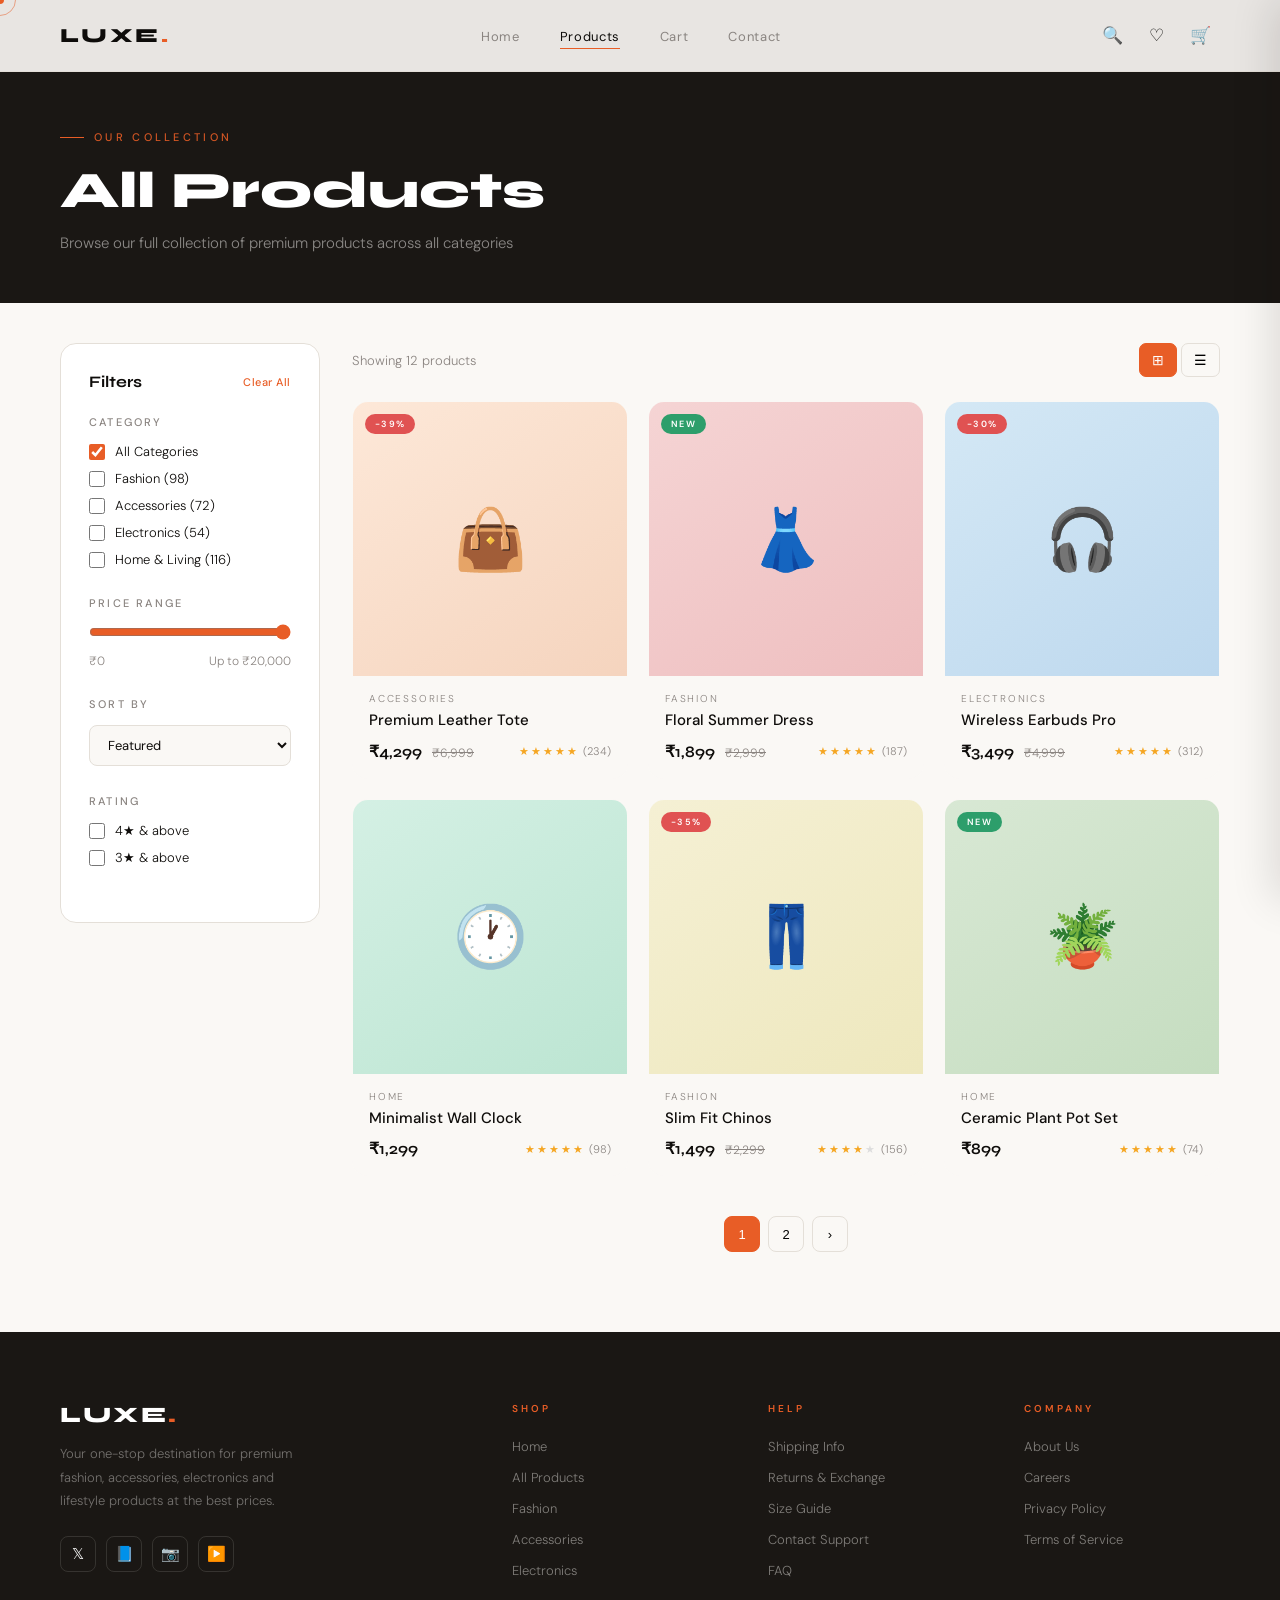
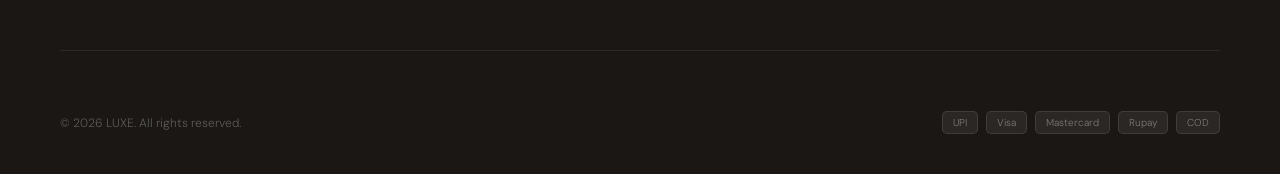
<file: products.html>
<!DOCTYPE html>
<html lang="en">
<head>
  <!-- Google Tag Manager -->
<script>(function(w,d,s,l,i){w[l]=w[l]||[];w[l].push({'gtm.start':
new Date().getTime(),event:'gtm.js'});var f=d.getElementsByTagName(s)[0],
j=d.createElement(s),dl=l!='dataLayer'?'&l='+l:'';j.async=true;j.src=
'https://www.googletagmanager.com/gtm.js?id='+i+dl;f.parentNode.insertBefore(j,f);
})(window,document,'script','dataLayer','GTM-PVNWQRWT');</script>
<!-- End Google Tag Manager -->
  <!-- Google tag (gtag.js) -->
<script async src="https://www.googletagmanager.com/gtag/js?id=G-D0TGRT3JDF"></script>
<script>
  window.dataLayer = window.dataLayer || [];
  function gtag(){dataLayer.push(arguments);}
  gtag('js', new Date());

  gtag('config', 'G-D0TGRT3JDF');
</script>
  <!-- Google Tag Manager -->
<!-- <script>(function(w,d,s,l,i){w[l]=w[l]||[];w[l].push({'gtm.start':
new Date().getTime(),event:'gtm.js'});var f=d.getElementsByTagName(s)[0],
j=d.createElement(s),dl=l!='dataLayer'?'&l='+l:'';j.async=true;j.src=
'https://www.googletagmanager.com/gtm.js?id='+i+dl;f.parentNode.insertBefore(j,f);
})(window,document,'script','dataLayer','GTM-TTZV6K6Z');</script> -->
<!-- End Google Tag Manager -->
  <!-- Google tag (gtag.js) -->
<!-- <script async src="https://www.googletagmanager.com/gtag/js?id=G-6RHJ80FJB3"></script>
<script>
  window.dataLayer = window.dataLayer || [];
  function gtag(){dataLayer.push(arguments);}
  gtag('js', new Date());

  gtag('config', 'G-6RHJ80FJB3');
</script> -->
<meta charset="UTF-8"/>
<meta name="viewport" content="width=device-width,initial-scale=1.0"/>
<title>LUXE Store — Products</title>
<link href="https://fonts.googleapis.com/css2?family=Syne:wght@400;600;700;800&family=DM+Sans:ital,wght@0,300;0,400;0,500;1,300&display=swap" rel="stylesheet"/>
<link rel="stylesheet" href="style.css"/>
</head>
<body>
<!-- Google Tag Manager (noscript) -->
<noscript><iframe src="https://www.googletagmanager.com/ns.html?id=GTM-PVNWQRWT"
height="0" width="0" style="display:none;visibility:hidden"></iframe></noscript>
<!-- End Google Tag Manager (noscript) -->
  <!-- Google Tag Manager (noscript) -->
<!-- <noscript><iframe src="https://www.googletagmanager.com/ns.html?id=GTM-TTZV6K6Z"
height="0" width="0" style="display:none;visibility:hidden"></iframe></noscript> -->
<!-- End Google Tag Manager (noscript) -->
<div id="cur"></div><div id="curR"></div>
<div id="cartSidebarMount"></div>
<div id="toastMount"></div>
<div id="navMount"></div>

<div class="page-wrap">

  <!-- HERO BANNER -->
  <div class="page-hero">
    <div class="section-label">Our Collection</div>
    <h1>All Products</h1>
    <p>Browse our full collection of premium products across all categories</p>
  </div>

  <!-- LAYOUT: SIDEBAR + GRID -->
  <div class="products-layout">

    <!-- ── FILTER SIDEBAR ── -->
    <aside class="filter-sidebar">
      <div class="filter-title">
        Filters
        <button class="filter-clear" onclick="clearFilters()">Clear All</button>
      </div>

      <div class="filter-group">
        <div class="filter-group-title">Category</div>
        <div class="filter-option"><input type="checkbox" id="f-all" onchange="applyFilters()"><label for="f-all">All Categories</label></div>
        <div class="filter-option"><input type="checkbox" id="f-fashion" onchange="applyFilters()"><label for="f-fashion">Fashion (98)</label></div>
        <div class="filter-option"><input type="checkbox" id="f-accessories" onchange="applyFilters()"><label for="f-accessories">Accessories (72)</label></div>
        <div class="filter-option"><input type="checkbox" id="f-electronics" onchange="applyFilters()"><label for="f-electronics">Electronics (54)</label></div>
        <div class="filter-option"><input type="checkbox" id="f-home" onchange="applyFilters()"><label for="f-home">Home & Living (116)</label></div>
      </div>

      <div class="filter-group">
        <div class="filter-group-title">Price Range</div>
        <input type="range" class="price-range" id="priceRange" min="0" max="20000" value="20000" oninput="updatePriceLabel(this.value)">
        <div class="price-labels"><span>₹0</span><span id="priceLabel">Up to ₹20,000</span></div>
      </div>

      <div class="filter-group">
        <div class="filter-group-title">Sort By</div>
        <select class="sort-select" id="sortBy" onchange="applyFilters()">
          <option value="default">Featured</option>
          <option value="price-asc">Price: Low to High</option>
          <option value="price-desc">Price: High to Low</option>
          <option value="rating">Top Rated</option>
          <option value="newest">Newest First</option>
        </select>
      </div>

      <div class="filter-group">
        <div class="filter-group-title">Rating</div>
        <div class="filter-option"><input type="checkbox" id="r4" onchange="applyFilters()"><label for="r4">4★ & above</label></div>
        <div class="filter-option"><input type="checkbox" id="r3" onchange="applyFilters()"><label for="r3">3★ & above</label></div>
      </div>
    </aside>

    <!-- ── PRODUCT MAIN ── -->
    <div>
      <div class="products-toolbar">
        <div class="products-count" id="productsCount">Showing 0 products</div>
        <div class="view-toggle">
          <button class="view-btn active" id="gridViewBtn" onclick="setView('grid')">⊞</button>
          <button class="view-btn" id="listViewBtn" onclick="setView('list')">☰</button>
        </div>
      </div>
      <div class="all-products-grid" id="allProductsGrid"></div>
      <div class="pagination" id="pagination"></div>
    </div>

  </div><!-- end products-layout -->

  <div id="footerMount"></div>
</div><!-- end page-wrap -->

<script src="app.js"></script>
<script>
  document.getElementById('navMount').innerHTML = renderNav('products');
  document.getElementById('cartSidebarMount').innerHTML = renderCartSidebarHTML();
  document.getElementById('toastMount').innerHTML = renderToastHTML();
  renderFooter('footerMount');

  /* ── Pagination state ── */
  let filteredProducts = [...PRODUCTS];
  let currentPage = 1;
  const ITEMS_PER_PAGE = 6;

  /* ── Read URL param for category filter ── */
  const urlParams = new URLSearchParams(window.location.search);
  const urlCat = urlParams.get('cat');

  function initFilters(){
    if(urlCat && ['fashion','accessories','electronics','home'].includes(urlCat)){
      document.getElementById('f-all').checked = false;
      document.getElementById('f-'+urlCat).checked = true;
    } else {
      document.getElementById('f-all').checked = true;
    }
    applyFilters();
  }

  function applyFilters(){
    let cats = [];
    if(document.getElementById('f-all').checked){ cats = ['all']; }
    else {
      ['fashion','accessories','electronics','home'].forEach(c=>{
        if(document.getElementById('f-'+c).checked) cats.push(c);
      });
      if(!cats.length) cats = ['all'];
    }
    const maxPrice = parseInt(document.getElementById('priceRange').value);
    const sortVal  = document.getElementById('sortBy').value;
    const r4 = document.getElementById('r4').checked;
    const r3 = document.getElementById('r3').checked;
    let items = [...PRODUCTS];
    if(!cats.includes('all')) items = items.filter(p=>cats.includes(p.cat));
    items = items.filter(p=>p.price <= maxPrice);
    if(r4)      items = items.filter(p=>p.rating>=4);
    else if(r3) items = items.filter(p=>p.rating>=3);
    if(sortVal==='price-asc')  items.sort((a,b)=>a.price-b.price);
    else if(sortVal==='price-desc') items.sort((a,b)=>b.price-a.price);
    else if(sortVal==='rating')  items.sort((a,b)=>b.rating-a.rating);
    else if(sortVal==='newest') items.sort((a,b)=>b.id-a.id);
    filteredProducts = items;
    currentPage = 1;
    renderProductGrid();
  }

  function renderProductGrid(){
    const grid  = document.getElementById('allProductsGrid');
    const countEl = document.getElementById('productsCount');
    const start = (currentPage-1)*ITEMS_PER_PAGE, end = start+ITEMS_PER_PAGE;
    const pageItems = filteredProducts.slice(start, end);
    countEl.textContent = `Showing ${filteredProducts.length} product${filteredProducts.length!==1?'s':''}`;
    if(!pageItems.length){
      grid.innerHTML = '<div style="grid-column:1/-1;text-align:center;padding:60px;color:var(--muted);font-size:15px">No products match your filters.</div>';
      document.getElementById('pagination').innerHTML = '';
      return;
    }
    grid.innerHTML = pageItems.map(p=>productCardHTML(p)).join('');
    renderPagination();
  }

  function renderPagination(){
    const pag = document.getElementById('pagination');
    const totalPages = Math.ceil(filteredProducts.length / ITEMS_PER_PAGE);
    if(totalPages <= 1){ pag.innerHTML=''; return; }
    let html = '';
    if(currentPage>1) html += `<button class="page-btn" onclick="goPage(${currentPage-1})">‹</button>`;
    for(let i=1;i<=totalPages;i++) html += `<button class="page-btn${i===currentPage?' active':''}" onclick="goPage(${i})">${i}</button>`;
    if(currentPage<totalPages) html += `<button class="page-btn" onclick="goPage(${currentPage+1})">›</button>`;
    pag.innerHTML = html;
  }

  function goPage(n){ currentPage=n; renderProductGrid(); window.scrollTo({top:200,behavior:'smooth'}); }

  function setView(v){
    const grid = document.getElementById('allProductsGrid');
    document.getElementById('gridViewBtn').classList.toggle('active', v==='grid');
    document.getElementById('listViewBtn').classList.toggle('active', v==='list');
    grid.classList.toggle('list-view', v==='list');
  }

  function clearFilters(){
    ['fashion','accessories','electronics','home'].forEach(c=>document.getElementById('f-'+c).checked=false);
    document.getElementById('f-all').checked = true;
    document.getElementById('priceRange').value = 20000;
    document.getElementById('priceLabel').textContent = 'Up to ₹20,000';
    document.getElementById('sortBy').value = 'default';
    document.getElementById('r4').checked = false;
    document.getElementById('r3').checked = false;
    applyFilters();
  }

  function updatePriceLabel(val){
    document.getElementById('priceLabel').textContent = 'Up to ₹'+parseInt(val).toLocaleString('en-IN');
    applyFilters();
  }

  initFilters();
</script>
</body>
</html>
</file>
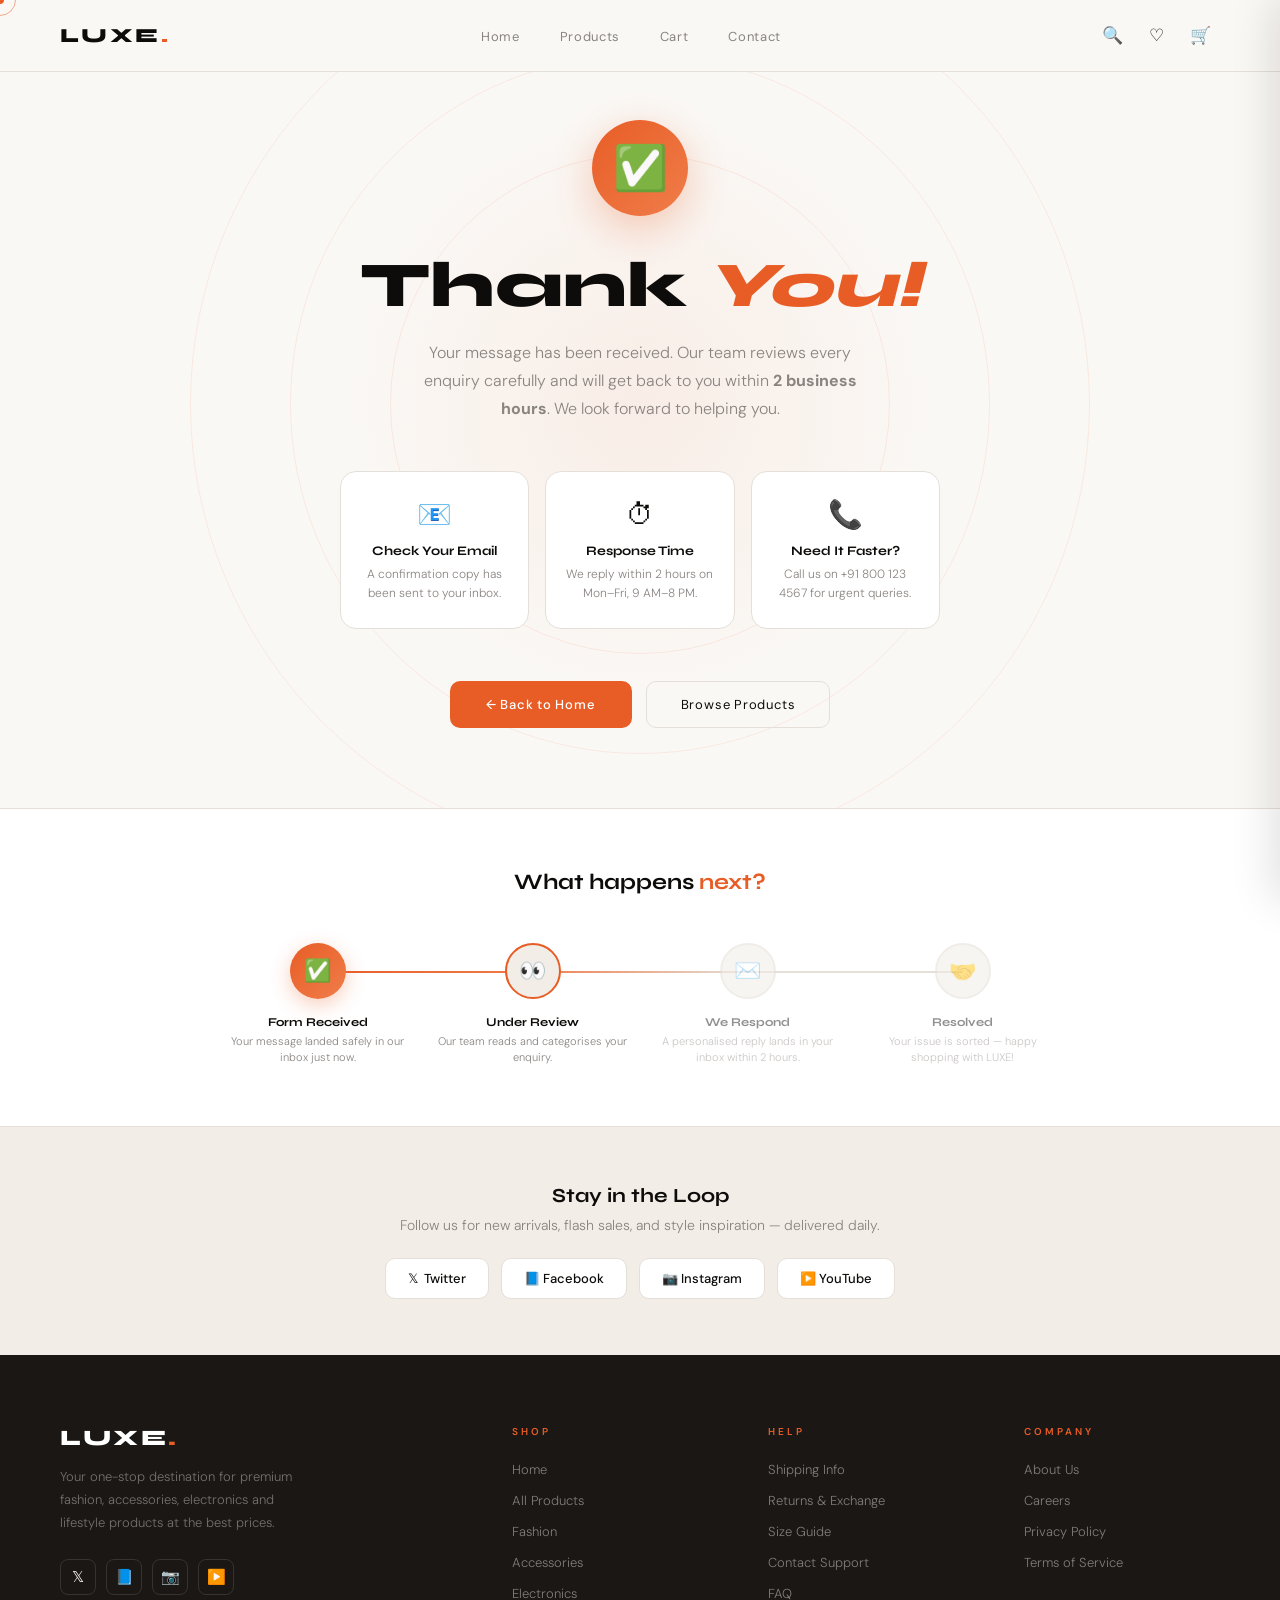
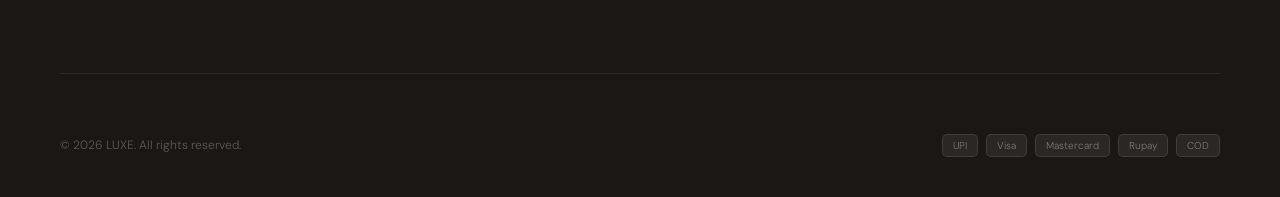
<file: thankyou.html>
<!DOCTYPE html>
<html lang="en">
<head>
  <!-- Google Tag Manager -->
<script>(function(w,d,s,l,i){w[l]=w[l]||[];w[l].push({'gtm.start':
new Date().getTime(),event:'gtm.js'});var f=d.getElementsByTagName(s)[0],
j=d.createElement(s),dl=l!='dataLayer'?'&l='+l:'';j.async=true;j.src=
'https://www.googletagmanager.com/gtm.js?id='+i+dl;f.parentNode.insertBefore(j,f);
})(window,document,'script','dataLayer','GTM-PVNWQRWT');</script>
<!-- End Google Tag Manager -->
  <!-- Google tag (gtag.js) -->
<script async src="https://www.googletagmanager.com/gtag/js?id=G-D0TGRT3JDF"></script>
<script>
  window.dataLayer = window.dataLayer || [];
  function gtag(){dataLayer.push(arguments);}
  gtag('js', new Date());

  gtag('config', 'G-D0TGRT3JDF');
</script>
  <meta charset="UTF-8"/>
  <meta name="viewport" content="width=device-width,initial-scale=1.0"/>
  <title>LUXE Store — Thank You</title>
<!-- Google tag (gtag.js) -->
<!-- <script async src="https://www.googletagmanager.com/gtag/js?id=AW-18022216417"></script>
<script>
  window.dataLayer = window.dataLayer || [];
  function gtag(){dataLayer.push(arguments);}
  gtag('js', new Date());

  gtag('config', 'AW-18022216417');
</script> -->
  <!--
    GTM head snippet — replace GTM-XXXXXXX with your container ID.
    Keeping GTM on this page is essential so form_success and
    page_view events are fired and attributed correctly.
  -->
  <!-- Google Tag Manager -->
<!-- <script>(function(w,d,s,l,i){w[l]=w[l]||[];w[l].push({'gtm.start':
new Date().getTime(),event:'gtm.js'});var f=d.getElementsByTagName(s)[0],
j=d.createElement(s),dl=l!='dataLayer'?'&l='+l:'';j.async=true;j.src=
'https://www.googletagmanager.com/gtm.js?id='+i+dl;f.parentNode.insertBefore(j,f);
})(window,document,'script','dataLayer','GTM-TTZV6K6Z');</script> -->
<!-- End Google Tag Manager -->

  <link href="https://fonts.googleapis.com/css2?family=Syne:wght@400;600;700;800&family=DM+Sans:ital,wght@0,300;0,400;0,500;1,300&display=swap" rel="stylesheet"/>
  <link rel="stylesheet" href="style.css"/>
</head>
<body>
<!-- Google Tag Manager (noscript) -->
<noscript><iframe src="https://www.googletagmanager.com/ns.html?id=GTM-PVNWQRWT"
height="0" width="0" style="display:none;visibility:hidden"></iframe></noscript>
<!-- End Google Tag Manager (noscript) -->
  <!-- Google Tag Manager (noscript) -->
<!-- <noscript><iframe src="https://www.googletagmanager.com/ns.html?id=GTM-TTZV6K6Z"
height="0" width="0" style="display:none;visibility:hidden"></iframe></noscript> -->
<!-- End Google Tag Manager (noscript) -->

  <!-- Cursor dots -->
  <div id="cur"></div>
  <div id="curR"></div>

  <!-- Shared chrome injected by app.js -->
  <div id="cartSidebarMount"></div>
  <div id="toastMount"></div>
  <div id="navMount"></div>

  <!-- Thank-you page root — app.js detects this page by filename -->
  <div class="thankyou-page page-wrap">

    <!-- ══ HERO ══ -->
    <section class="ty-hero">

      <!-- Animated rings -->
      <div class="ty-ring ty-ring-1"></div>
      <div class="ty-ring ty-ring-2"></div>
      <div class="ty-ring ty-ring-3"></div>

      <div class="ty-card">

        <!-- Success icon -->
        <div class="ty-icon-wrap">✅</div>

        <!-- Headline -->
        <h1 class="ty-heading">
          Thank <em>You!</em>
        </h1>

        <!-- Subtext -->
        <p class="ty-sub">
          Your message has been received. Our team reviews every enquiry carefully
          and will get back to you within <strong>2 business hours</strong>.
          We look forward to helping you.
        </p>

        <!-- Info cards -->
        <div class="ty-cards">

          <div class="ty-info-card">
            <span class="ty-info-icon">📧</span>
            <div class="ty-info-title">Check Your Email</div>
            <div class="ty-info-desc">A confirmation copy has been sent to your inbox.</div>
          </div>

          <div class="ty-info-card">
            <span class="ty-info-icon">⏱</span>
            <div class="ty-info-title">Response Time</div>
            <div class="ty-info-desc">We reply within 2 hours on Mon–Fri, 9 AM–8 PM.</div>
          </div>

          <div class="ty-info-card">
            <span class="ty-info-icon">📞</span>
            <div class="ty-info-title">Need It Faster?</div>
            <div class="ty-info-desc">Call us on +91 800 123 4567 for urgent queries.</div>
          </div>

        </div><!-- end ty-cards -->

        <!-- CTA buttons -->
        <div class="ty-actions">
          <a class="btn-primary" href="index.html">← Back to Home</a>
          <a class="btn-secondary" href="products.html">Browse Products</a>
        </div>

      </div><!-- end ty-card -->
    </section><!-- end ty-hero -->

    <!-- ══ WHAT HAPPENS NEXT TIMELINE ══ -->
    <section class="ty-timeline">
      <div class="ty-timeline-inner">
        <div class="ty-timeline-title">
          What happens <span>next?</span>
        </div>

        <div class="ty-steps">

          <div class="ty-step done">
            <div class="ty-step-dot">✅</div>
            <div class="ty-step-label">Form Received</div>
            <div class="ty-step-desc">Your message landed safely in our inbox just now.</div>
          </div>

          <div class="ty-step active">
            <div class="ty-step-dot">👀</div>
            <div class="ty-step-label">Under Review</div>
            <div class="ty-step-desc">Our team reads and categorises your enquiry.</div>
          </div>

          <div class="ty-step pending">
            <div class="ty-step-dot">✉️</div>
            <div class="ty-step-label">We Respond</div>
            <div class="ty-step-desc">A personalised reply lands in your inbox within 2 hours.</div>
          </div>

          <div class="ty-step pending">
            <div class="ty-step-dot">🤝</div>
            <div class="ty-step-label">Resolved</div>
            <div class="ty-step-desc">Your issue is sorted — happy shopping with LUXE!</div>
          </div>

        </div><!-- end ty-steps -->
      </div>
    </section><!-- end ty-timeline -->

    <!-- ══ STAY CONNECTED ══ -->
    <section class="ty-socials-strip">
      <strong>Stay in the Loop</strong>
      <p>Follow us for new arrivals, flash sales, and style inspiration — delivered daily.</p>
      <div class="ty-social-btns">
        <a class="ty-soc-btn" href="#">𝕏 &nbsp;Twitter</a>
        <a class="ty-soc-btn" href="#">📘 Facebook</a>
        <a class="ty-soc-btn" href="#">📷 Instagram</a>
        <a class="ty-soc-btn" href="#">▶️ YouTube</a>
      </div>
    </section>

    <!-- Footer injected by app.js -->
    <div id="footerMount"></div>

  </div><!-- end thankyou-page -->

  <!-- Single script — all logic in app.js -->
  <script src="app.js"></script>

</body>
</html>
</file>
<file: style.css>
/* ════════════════════════════════════════
   ROOT & RESET
════════════════════════════════════════ */
*,*::before,*::after{box-sizing:border-box;margin:0;padding:0}
:root{
  --ink:#0e0c0a;
  --paper:#faf8f5;
  --warm:#f2ede6;
  --accent:#e85d26;
  --accent2:#f07d4a;
  --muted:#8a8480;
  --border:#e4dfd8;
  --white:#ffffff;
  --dark:#1a1714;
  --success:#2d9e6b;
  --shadow:0 2px 24px rgba(14,12,10,.08);
  --shadow-lg:0 8px 48px rgba(14,12,10,.14);
}
html{scroll-behavior:smooth}
body{background:var(--paper);color:var(--ink);font-family:'DM Sans',sans-serif;font-weight:300;overflow-x:hidden;cursor:none;min-height:100vh}

/* ── CURSOR ── */
#cur,#curR{position:fixed;border-radius:50%;pointer-events:none;z-index:9999;transform:translate(-50%,-50%)}
#cur{width:8px;height:8px;background:var(--accent);transition:transform .1s}
#curR{width:32px;height:32px;border:1.5px solid rgba(232,93,38,.5);transition:all .18s ease}
body:has(a:hover) #curR,body:has(button:hover) #curR,body:has(label:hover) #curR{transform:translate(-50%,-50%) scale(2);border-color:var(--accent);background:rgba(232,93,38,.06)}

/* ── PAGE ENTER ANIMATION ── */
.page-wrap{animation:pageIn .45s cubic-bezier(.23,1,.32,1)}
@keyframes pageIn{from{opacity:0;transform:translateY(16px)}to{opacity:1;transform:translateY(0)}}

/* ════════════════════════════════════════
   NAV
════════════════════════════════════════ */
nav{position:fixed;top:0;left:0;right:0;z-index:500;height:72px;display:flex;align-items:center;justify-content:space-between;padding:0 60px;background:rgba(250,248,245,.92);backdrop-filter:blur(20px);-webkit-backdrop-filter:blur(20px);border-bottom:1px solid var(--border);transition:all .3s}
nav.solid{background:rgba(250,248,245,.99);box-shadow:var(--shadow)}
.nav-logo{font-family:'Syne',sans-serif;font-size:20px;font-weight:800;letter-spacing:.12em;color:var(--ink);text-decoration:none;cursor:none}
.nav-logo span{color:var(--accent)}
.nav-links{display:flex;gap:0;list-style:none}
.nav-links a{padding:8px 20px;font-size:13px;font-weight:400;letter-spacing:.05em;color:var(--muted);text-decoration:none;cursor:none;transition:color .25s;position:relative}
.nav-links a::after{content:'';position:absolute;bottom:4px;left:20px;right:20px;height:1.5px;background:var(--accent);transform:scaleX(0);transform-origin:left;transition:transform .25s}
.nav-links a:hover,.nav-links a.active{color:var(--ink)}
.nav-links a:hover::after,.nav-links a.active::after{transform:scaleX(1)}
.nav-right{display:flex;align-items:center;gap:4px}
.icon-btn{background:none;border:none;cursor:none;width:40px;height:40px;border-radius:10px;display:flex;align-items:center;justify-content:center;font-size:17px;color:var(--ink);transition:background .2s;position:relative}
.icon-btn:hover{background:var(--warm)}
.cart-dot{position:absolute;top:6px;right:6px;width:8px;height:8px;background:var(--accent);border-radius:50%;transform:scale(0);transition:transform .3s}
.cart-dot.has-items{transform:scale(1)}

/* ════════════════════════════════════════
   CART SIDEBAR
════════════════════════════════════════ */
.cart-veil{position:fixed;inset:0;background:rgba(14,12,10,.5);z-index:600;opacity:0;pointer-events:none;transition:opacity .35s;backdrop-filter:blur(3px)}
.cart-veil.on{opacity:1;pointer-events:all}
.cart-panel{position:fixed;top:0;right:0;bottom:0;width:420px;background:var(--white);z-index:601;transform:translateX(100%);transition:transform .4s cubic-bezier(.23,1,.32,1);display:flex;flex-direction:column;box-shadow:-8px 0 40px rgba(14,12,10,.12)}
.cart-panel.on{transform:translateX(0)}
.cart-top{padding:28px 32px;border-bottom:1px solid var(--border);display:flex;justify-content:space-between;align-items:center}
.cart-title{font-family:'Syne',sans-serif;font-size:18px;font-weight:700}
.cart-close{background:none;border:none;font-size:20px;cursor:none;color:var(--muted);transition:color .2s;width:36px;height:36px;display:flex;align-items:center;justify-content:center;border-radius:8px}
.cart-close:hover{color:var(--ink);background:var(--warm)}
.cart-items-wrap{flex:1;overflow-y:auto;padding:24px 32px}
.cart-empty-state{display:flex;flex-direction:column;align-items:center;justify-content:center;height:200px;color:var(--muted);gap:12px}
.cart-empty-icon{font-size:40px;opacity:.4}
.cart-empty-txt{font-size:14px}
.ci{display:flex;gap:14px;margin-bottom:20px;padding-bottom:20px;border-bottom:1px solid var(--border)}
.ci:last-child{border-bottom:none}
.ci-img{width:70px;height:80px;background:var(--warm);border-radius:8px;display:flex;align-items:center;justify-content:center;font-size:26px;flex-shrink:0}
.ci-body{flex:1;min-width:0}
.ci-name{font-size:14px;font-weight:500;margin-bottom:4px;white-space:nowrap;overflow:hidden;text-overflow:ellipsis}
.ci-variant{font-size:11px;color:var(--muted);margin-bottom:10px}
.ci-row{display:flex;justify-content:space-between;align-items:center}
.ci-price{font-size:14px;font-weight:600;color:var(--accent)}
.qty-ctrl{display:flex;align-items:center;border:1px solid var(--border);border-radius:6px;overflow:hidden}
.qty-btn{background:none;border:none;width:28px;height:28px;display:flex;align-items:center;justify-content:center;cursor:none;font-size:14px;color:var(--ink);transition:background .2s}
.qty-btn:hover{background:var(--warm)}
.qty-num{font-size:13px;font-weight:500;min-width:24px;text-align:center;padding:0 4px}
.ci-del{background:none;border:none;cursor:none;font-size:14px;color:var(--muted);transition:color .2s;padding:4px}
.ci-del:hover{color:#e05252}
.cart-bot{padding:24px 32px;border-top:1px solid var(--border)}
.cart-subtotal-row{display:flex;justify-content:space-between;margin-bottom:8px;font-size:13px;color:var(--muted)}
.cart-total-row{display:flex;justify-content:space-between;margin-bottom:20px;font-size:16px;font-weight:600}
.cart-total-row span:last-child{color:var(--accent)}
.btn-checkout{width:100%;background:var(--accent);color:var(--white);border:none;padding:16px;font-family:'DM Sans',sans-serif;font-size:13px;font-weight:500;letter-spacing:.08em;cursor:none;border-radius:10px;transition:all .3s;display:flex;align-items:center;justify-content:center;gap:8px}
.btn-checkout:hover{background:#d44e1e;transform:translateY(-2px);box-shadow:0 8px 24px rgba(232,93,38,.3)}
.btn-continue{width:100%;background:none;border:1px solid var(--border);color:var(--ink);padding:13px;font-family:'DM Sans',sans-serif;font-size:13px;cursor:none;border-radius:10px;transition:all .3s;margin-top:10px}
.btn-continue:hover{border-color:var(--accent);color:var(--accent)}

/* ════════════════════════════════════════
   TOAST
════════════════════════════════════════ */
.toast{position:fixed;bottom:32px;left:50%;transform:translateX(-50%) translateY(20px);background:var(--dark);color:var(--white);padding:14px 28px;border-radius:100px;font-size:13px;font-weight:400;letter-spacing:.03em;opacity:0;z-index:800;pointer-events:none;transition:all .35s cubic-bezier(.23,1,.32,1);white-space:nowrap;box-shadow:0 8px 30px rgba(14,12,10,.25);display:flex;align-items:center;gap:8px}
.toast.show{opacity:1;transform:translateX(-50%) translateY(0)}

/* ════════════════════════════════════════
   SHARED UTILITIES
════════════════════════════════════════ */
.btn-primary{display:inline-flex;align-items:center;gap:8px;background:var(--accent);color:var(--white);border:none;padding:15px 36px;font-family:'DM Sans',sans-serif;font-size:13px;font-weight:500;letter-spacing:.06em;cursor:none;border-radius:10px;transition:all .3s;text-decoration:none}
.btn-primary:hover{background:#d44e1e;transform:translateY(-2px);box-shadow:0 8px 28px rgba(232,93,38,.3)}
.btn-secondary{display:inline-flex;align-items:center;gap:8px;background:none;border:1.5px solid var(--border);color:var(--ink);padding:14px 34px;font-family:'DM Sans',sans-serif;font-size:13px;font-weight:400;letter-spacing:.06em;cursor:none;border-radius:10px;transition:all .3s;text-decoration:none}
.btn-secondary:hover{border-color:var(--accent);color:var(--accent)}
.section-label{display:inline-flex;align-items:center;gap:10px;font-size:11px;letter-spacing:.3em;text-transform:uppercase;color:var(--accent);font-weight:500;margin-bottom:16px}
.section-label::before{content:'';width:24px;height:1.5px;background:var(--accent)}
.section-title{font-family:'Syne',sans-serif;font-size:clamp(32px,3.5vw,52px);font-weight:700;line-height:1.1;color:var(--ink)}
.section-title em{font-style:italic;color:var(--accent)}
.reveal{opacity:0;transform:translateY(24px);transition:opacity .65s ease,transform .65s ease}
.reveal.on{opacity:1;transform:translateY(0)}
.tag{display:inline-block;background:var(--accent);color:var(--white);font-size:9px;font-weight:600;letter-spacing:.15em;text-transform:uppercase;padding:4px 10px;border-radius:100px}
.tag.sale{background:#e05252}
.tag.new{background:var(--success)}
.rating{display:flex;gap:2px;align-items:center}
.star{font-size:11px;color:#f5a623}
.star.e{color:#ddd}
.star-count{font-size:11px;color:var(--muted);margin-left:4px}

/* ════════════════════════════════════════
   PRODUCT CARD  (shared by home + products)
════════════════════════════════════════ */
.prod-card{background:var(--paper);border-radius:16px;overflow:hidden;transition:all .35s cubic-bezier(.23,1,.32,1);cursor:none;border:1px solid transparent}
.prod-card:hover{transform:translateY(-6px);box-shadow:var(--shadow-lg);border-color:var(--border)}
.prod-img{position:relative;padding-top:100%;overflow:hidden}
.prod-img-bg{position:absolute;inset:0;display:flex;align-items:center;justify-content:center;font-size:60px;transition:transform .5s ease}
.prod-card:hover .prod-img-bg{transform:scale(1.06)}
.bg-peach{background:linear-gradient(145deg,#fde8d8,#f5d4be)}
.bg-mint{background:linear-gradient(145deg,#d4f0e4,#bce5d2)}
.bg-sky{background:linear-gradient(145deg,#d4e8f5,#bdd8ee)}
.bg-lav{background:linear-gradient(145deg,#e8d4f5,#d8beee)}
.bg-sun{background:linear-gradient(145deg,#f5f0d4,#eee8be)}
.bg-rose{background:linear-gradient(145deg,#f5d4d4,#eebebf)}
.bg-sage{background:linear-gradient(145deg,#d8e8d4,#c5ddc0)}
.bg-slate{background:linear-gradient(145deg,#d8dde8,#c5ccdd)}
.prod-badges{position:absolute;top:12px;left:12px;display:flex;flex-direction:column;gap:6px}
.prod-actions{position:absolute;top:12px;right:12px;display:flex;flex-direction:column;gap:8px;opacity:0;transform:translateX(8px);transition:all .3s}
.prod-card:hover .prod-actions{opacity:1;transform:translateX(0)}
.prod-action-btn{width:34px;height:34px;background:var(--white);border:none;border-radius:8px;display:flex;align-items:center;justify-content:center;font-size:14px;cursor:none;transition:all .2s;box-shadow:var(--shadow)}
.prod-action-btn:hover{background:var(--accent);color:var(--white)}
.prod-info{padding:16px}
.prod-cat{font-size:10px;letter-spacing:.18em;text-transform:uppercase;color:var(--muted);margin-bottom:6px}
.prod-name{font-size:15px;font-weight:500;margin-bottom:10px;line-height:1.3}
.prod-bottom{display:flex;justify-content:space-between;align-items:center}
.prod-price-block .price{font-size:16px;font-weight:600;color:var(--ink);font-family:'Syne',sans-serif}
.prod-price-block .old-price{font-size:12px;color:var(--muted);text-decoration:line-through;margin-left:6px}
.add-cart-btn{background:var(--ink);color:var(--white);border:none;width:34px;height:34px;border-radius:8px;font-size:16px;cursor:none;transition:all .3s;display:flex;align-items:center;justify-content:center}
.add-cart-btn:hover{background:var(--accent);transform:scale(1.1)}

/* ════════════════════════════════════════
   FOOTER
════════════════════════════════════════ */
footer{background:var(--dark);color:var(--white);padding:70px 60px 40px}
.footer-grid{display:grid;grid-template-columns:2fr 1fr 1fr 1fr;gap:60px;margin-bottom:60px;padding-bottom:60px;border-bottom:1px solid rgba(250,248,245,.08)}
.footer-brand-name{font-family:'Syne',sans-serif;font-size:22px;font-weight:800;letter-spacing:.1em;margin-bottom:14px}
.footer-brand-name span{color:var(--accent)}
.footer-desc{font-size:13px;color:rgba(250,248,245,.4);line-height:1.8;max-width:260px;margin-bottom:24px}
.footer-col-title{font-size:10px;letter-spacing:.3em;text-transform:uppercase;color:var(--accent);font-weight:600;margin-bottom:20px}
.footer-links{list-style:none}
.footer-links li{margin-bottom:10px}
.footer-links a{font-size:13px;color:rgba(250,248,245,.45);text-decoration:none;cursor:none;transition:color .2s}
.footer-links a:hover{color:var(--white)}
.footer-socials{display:flex;gap:10px}
.fsoc{width:36px;height:36px;border:1px solid rgba(250,248,245,.12);border-radius:8px;display:flex;align-items:center;justify-content:center;font-size:15px;cursor:none;transition:all .3s}
.fsoc:hover{border-color:var(--accent);background:rgba(232,93,38,.15)}
.footer-bottom{display:flex;justify-content:space-between;align-items:center}
.footer-copy{font-size:12px;color:rgba(250,248,245,.3)}
.footer-pay{display:flex;gap:8px}
.pay-tag{background:rgba(250,248,245,.07);border:1px solid rgba(250,248,245,.1);border-radius:5px;padding:4px 10px;font-size:10px;color:rgba(250,248,245,.4)}

/* ════════════════════════════════════════
   HOME PAGE STYLES
════════════════════════════════════════ */
.hero{min-height:100vh;display:grid;grid-template-columns:1fr 1fr;padding-top:72px;overflow:hidden;position:relative}
.hero-left{display:flex;flex-direction:column;justify-content:center;padding:80px 80px 80px 60px;background:var(--paper)}
.hero-eyebrow{display:flex;align-items:center;gap:12px;font-size:11px;letter-spacing:.3em;text-transform:uppercase;color:var(--accent);font-weight:500;margin-bottom:32px;animation:fadeUp .7s ease .2s both}
.hero-eyebrow-line{width:32px;height:1.5px;background:var(--accent)}
.hero-h1{font-family:'Syne',sans-serif;font-size:clamp(56px,6vw,92px);font-weight:800;line-height:.9;letter-spacing:-.02em;margin-bottom:28px;animation:fadeUp .8s ease .4s both}
.hero-h1 .outline{-webkit-text-stroke:1.5px var(--ink);color:transparent}
.hero-h1 .accent{color:var(--accent)}
.hero-p{font-size:16px;line-height:1.75;color:var(--muted);max-width:420px;margin-bottom:44px;animation:fadeUp .8s ease .6s both}
.hero-btns{display:flex;gap:14px;animation:fadeUp .8s ease .8s both}
.hero-stats{display:flex;gap:40px;margin-top:60px;padding-top:40px;border-top:1px solid var(--border);animation:fadeUp .8s ease 1s both}
.hs-num{font-family:'Syne',sans-serif;font-size:28px;font-weight:700;color:var(--ink)}
.hs-label{font-size:11px;color:var(--muted);margin-top:4px}
.hero-right{background:var(--warm);position:relative;overflow:hidden;display:flex;align-items:center;justify-content:center}
.hero-bg-shape{position:absolute;width:700px;height:700px;border-radius:50%;background:radial-gradient(circle,rgba(232,93,38,.07),transparent 65%);top:50%;left:50%;transform:translate(-50%,-50%)}
.hero-product-display{position:relative;width:440px;height:500px}
.hero-main-card{position:absolute;top:40px;left:20px;width:280px;background:var(--white);border-radius:20px;padding:28px;box-shadow:var(--shadow-lg);animation:heroCardIn .9s ease .3s both}
@keyframes heroCardIn{from{opacity:0;transform:translateY(30px) rotate(-3deg)}to{opacity:1;transform:translateY(0) rotate(0deg)}}
.hero-card-img{width:100%;height:160px;background:linear-gradient(135deg,#f2ede6,#e8dfd5);border-radius:12px;display:flex;align-items:center;justify-content:center;font-size:60px;margin-bottom:16px}
.hero-card-name{font-size:15px;font-weight:500;margin-bottom:6px}
.hero-card-price{font-size:20px;font-weight:700;color:var(--accent);font-family:'Syne',sans-serif}
.hero-card-old{font-size:12px;color:var(--muted);text-decoration:line-through;margin-left:8px}
.hero-add-btn{width:100%;margin-top:16px;background:var(--accent);color:var(--white);border:none;padding:12px;border-radius:8px;font-size:12px;font-weight:500;cursor:none;transition:all .3s}
.hero-add-btn:hover{background:#d44e1e}
.hero-float-1{position:absolute;right:20px;top:60px;background:var(--white);border-radius:14px;padding:14px 18px;box-shadow:var(--shadow);min-width:150px;animation:heroFloat1In .9s ease .6s both}
@keyframes heroFloat1In{from{opacity:0;transform:translateX(20px)}to{opacity:1;transform:translateX(0)}}
.hf-label{font-size:9px;letter-spacing:.2em;text-transform:uppercase;color:var(--muted);margin-bottom:6px}
.hf-val{font-family:'Syne',sans-serif;font-size:18px;font-weight:700;color:var(--ink)}
.hf-sub{font-size:10px;color:var(--success);margin-top:3px;font-weight:500}
.hero-float-2{position:absolute;right:40px;bottom:80px;background:var(--accent);border-radius:14px;padding:14px 18px;box-shadow:0 8px 30px rgba(232,93,38,.3);animation:heroFloat2In .9s ease .9s both}
@keyframes heroFloat2In{from{opacity:0;transform:translateY(20px)}to{opacity:1;transform:translateY(0)}}
.hf2-label{font-size:9px;letter-spacing:.2em;text-transform:uppercase;color:rgba(255,255,255,.7);margin-bottom:4px}
.hf2-val{font-size:15px;font-weight:600;color:var(--white)}
.hero-scroll-hint{position:absolute;bottom:40px;left:60px;display:flex;align-items:center;gap:12px;font-size:10px;letter-spacing:.2em;text-transform:uppercase;color:var(--muted);animation:fadeUp .8s ease 1.2s both}
.scroll-dot{width:6px;height:6px;background:var(--accent);border-radius:50%;animation:blink 1.6s ease infinite}
@keyframes blink{0%,100%{opacity:1}50%{opacity:.3}}
@keyframes fadeUp{from{opacity:0;transform:translateY(20px)}to{opacity:1;transform:translateY(0)}}
.ticker-bar{background:var(--accent);color:var(--white);padding:12px 0;overflow:hidden}
.ticker-inner{display:flex;animation:tickerMove 20s linear infinite;white-space:nowrap}
.ticker-item{display:flex;align-items:center;gap:24px;padding:0 24px;font-size:11px;letter-spacing:.2em;text-transform:uppercase;font-weight:500;flex-shrink:0}
.ticker-sep{opacity:.5}
@keyframes tickerMove{from{transform:translateX(0)}to{transform:translateX(-50%)}}
.cats-section{padding:80px 0}
.cats-scroll{display:grid;grid-template-columns:repeat(5,1fr);gap:16px;padding:0 60px}
.cat-pill{background:var(--white);border:1px solid var(--border);border-radius:16px;padding:24px 20px;text-align:center;cursor:none;transition:all .3s;display:flex;flex-direction:column;align-items:center;gap:10px}
.cat-pill:hover{border-color:var(--accent);box-shadow:var(--shadow);transform:translateY(-4px)}
.cat-pill.active{background:var(--accent);border-color:var(--accent);color:var(--white)}
.cat-icon{font-size:28px}
.cat-name{font-size:12px;font-weight:500;letter-spacing:.05em}
.cat-count{font-size:10px;color:var(--muted)}
.cat-pill.active .cat-count{color:rgba(255,255,255,.75)}
.home-products-section{padding:80px 60px;background:var(--white)}
.products-header{display:flex;justify-content:space-between;align-items:flex-end;margin-bottom:48px}
.product-grid{display:grid;grid-template-columns:repeat(4,1fr);gap:20px}
.promo-banner{margin:0 60px 80px;border-radius:24px;background:linear-gradient(135deg,var(--dark) 0%,#2a2420 100%);padding:60px 80px;display:grid;grid-template-columns:1.2fr 1fr;gap:60px;align-items:center;position:relative;overflow:hidden}
.promo-banner::before{content:'';position:absolute;right:-80px;top:-80px;width:400px;height:400px;border-radius:50%;background:radial-gradient(circle,rgba(232,93,38,.15),transparent 70%)}
.promo-left,.promo-right{position:relative;z-index:2}
.promo-chip{display:inline-flex;align-items:center;gap:8px;background:rgba(232,93,38,.2);border:1px solid rgba(232,93,38,.4);border-radius:100px;padding:6px 16px;font-size:11px;letter-spacing:.18em;text-transform:uppercase;color:var(--accent);font-weight:500;margin-bottom:24px}
.promo-h2{font-family:'Syne',sans-serif;font-size:clamp(32px,3.5vw,52px);font-weight:800;line-height:1.05;color:var(--white);margin-bottom:16px}
.promo-h2 em{font-style:italic;color:var(--accent)}
.promo-p{font-size:14px;color:rgba(250,248,245,.5);line-height:1.7;margin-bottom:32px}
.promo-offer-box{background:rgba(250,248,245,.06);border:1px solid rgba(250,248,245,.1);border-radius:16px;padding:28px}
.promo-offer-title{font-size:10px;letter-spacing:.25em;text-transform:uppercase;color:var(--accent);margin-bottom:16px;font-weight:500}
.promo-offer-list{list-style:none}
.promo-offer-list li{display:flex;align-items:center;gap:12px;font-size:13px;color:rgba(250,248,245,.7);padding:9px 0;border-bottom:1px solid rgba(250,248,245,.06)}
.promo-offer-list li:last-child{border-bottom:none}
.promo-offer-list li::before{content:'→';color:var(--accent);font-size:12px}
.promo-num{position:absolute;right:60px;top:50%;transform:translateY(-50%);font-family:'Syne',sans-serif;font-size:180px;font-weight:800;color:rgba(250,248,245,.03);line-height:1;pointer-events:none}
.testi-section{padding:80px 60px;background:var(--warm)}
.testi-grid{display:grid;grid-template-columns:repeat(3,1fr);gap:20px;margin-top:48px}
.testi-card{background:var(--white);border-radius:16px;padding:32px;border:1px solid var(--border)}
.testi-top{display:flex;justify-content:space-between;align-items:flex-start;margin-bottom:16px}
.testi-av{width:44px;height:44px;border-radius:50%;background:linear-gradient(135deg,var(--accent),var(--accent2));display:flex;align-items:center;justify-content:center;font-family:'Syne',sans-serif;font-size:17px;font-weight:700;color:var(--white)}
.testi-text{font-size:14px;line-height:1.75;color:var(--ink);font-style:italic;margin-bottom:20px;opacity:.8}
.testi-author{font-size:13px;font-weight:500}
.testi-loc{font-size:11px;color:var(--muted)}

/* ════════════════════════════════════════
   PRODUCTS PAGE STYLES
════════════════════════════════════════ */
.page-hero{padding-top:72px;background:var(--dark);padding-bottom:50px;padding-left:60px;padding-right:60px;padding-top:calc(72px + 50px);color:var(--white)}
.page-hero h1{font-family:'Syne',sans-serif;font-size:clamp(36px,4vw,60px);font-weight:800;margin-bottom:12px}
.page-hero p{font-size:15px;color:rgba(250,248,245,.5);max-width:500px}
.page-hero .section-label{color:rgba(232,93,38,.9)}
.products-layout{display:grid;grid-template-columns:260px 1fr;gap:32px;padding:40px 60px 80px;align-items:start}
.filter-sidebar{background:var(--white);border-radius:16px;padding:28px;border:1px solid var(--border);position:sticky;top:90px}
.filter-title{font-family:'Syne',sans-serif;font-size:16px;font-weight:700;margin-bottom:24px;display:flex;justify-content:space-between;align-items:center}
.filter-clear{font-size:11px;color:var(--accent);cursor:none;background:none;border:none;font-family:'DM Sans',sans-serif;font-weight:500;letter-spacing:.05em}
.filter-group{margin-bottom:28px}
.filter-group-title{font-size:11px;letter-spacing:.2em;text-transform:uppercase;color:var(--muted);font-weight:500;margin-bottom:14px}
.filter-option{display:flex;align-items:center;gap:10px;margin-bottom:10px;cursor:none}
.filter-option input[type=checkbox]{width:16px;height:16px;accent-color:var(--accent);cursor:none}
.filter-option label{font-size:13px;cursor:none;transition:color .2s}
.filter-option:hover label{color:var(--accent)}
.price-range{width:100%;accent-color:var(--accent);cursor:none}
.price-labels{display:flex;justify-content:space-between;font-size:12px;color:var(--muted);margin-top:8px}
.sort-select{width:100%;padding:10px 14px;border:1px solid var(--border);border-radius:8px;font-family:'DM Sans',sans-serif;font-size:13px;background:var(--paper);color:var(--ink);cursor:none;outline:none;transition:border-color .2s}
.sort-select:focus{border-color:var(--accent)}
.products-toolbar{display:flex;justify-content:space-between;align-items:center;margin-bottom:24px}
.products-count{font-size:13px;color:var(--muted)}
.view-toggle{display:flex;gap:4px}
.view-btn{background:none;border:1px solid var(--border);padding:8px 12px;border-radius:7px;cursor:none;font-size:14px;transition:all .2s}
.view-btn.active,.view-btn:hover{background:var(--accent);border-color:var(--accent);color:var(--white)}
.all-products-grid{display:grid;grid-template-columns:repeat(3,1fr);gap:20px}
.all-products-grid.list-view{grid-template-columns:1fr}
.all-products-grid.list-view .prod-card{display:grid;grid-template-columns:200px 1fr}
.all-products-grid.list-view .prod-img{padding-top:0;height:200px}
.all-products-grid.list-view .prod-info{padding:20px 24px;display:flex;flex-direction:column;justify-content:center}
.all-products-grid.list-view .prod-name{font-size:18px}
.pagination{display:flex;gap:8px;justify-content:center;margin-top:40px;align-items:center}
.page-btn{width:36px;height:36px;border:1px solid var(--border);background:none;border-radius:8px;cursor:none;font-size:13px;transition:all .2s;display:flex;align-items:center;justify-content:center}
.page-btn.active,.page-btn:hover{background:var(--accent);border-color:var(--accent);color:var(--white)}

/* ════════════════════════════════════════
   PRODUCT DETAIL STYLES
════════════════════════════════════════ */
.detail-page{padding-top:72px;min-height:100vh;padding-bottom:80px}
.breadcrumb{display:flex;align-items:center;gap:8px;padding:24px 60px;font-size:12px;color:var(--muted)}
.breadcrumb a{color:var(--muted);text-decoration:none;cursor:none;transition:color .2s}
.breadcrumb a:hover{color:var(--accent)}
.breadcrumb-sep{color:var(--border)}
.detail-grid{display:grid;grid-template-columns:1fr 1fr;gap:60px;padding:0 60px;align-items:start}
.detail-images{position:sticky;top:90px}
.detail-main-img{background:var(--warm);border-radius:20px;height:480px;display:flex;align-items:center;justify-content:center;font-size:100px;margin-bottom:16px;transition:background .3s}
.detail-thumbs{display:grid;grid-template-columns:repeat(4,1fr);gap:10px}
.detail-thumb{background:var(--warm);border-radius:10px;height:80px;display:flex;align-items:center;justify-content:center;font-size:28px;cursor:none;border:2px solid transparent;transition:all .2s}
.detail-thumb.active,.detail-thumb:hover{border-color:var(--accent)}
.detail-badges{display:flex;gap:8px;margin-bottom:16px}
.detail-name{font-family:'Syne',sans-serif;font-size:clamp(28px,3vw,40px);font-weight:700;line-height:1.15;margin-bottom:12px}
.detail-rating-row{display:flex;align-items:center;gap:16px;margin-bottom:20px;padding-bottom:20px;border-bottom:1px solid var(--border)}
.review-count{font-size:13px;color:var(--muted)}
.in-stock{display:flex;align-items:center;gap:6px;font-size:12px;color:var(--success);font-weight:500}
.stock-dot{width:6px;height:6px;background:var(--success);border-radius:50%}
.detail-price-block{margin-bottom:24px}
.detail-price{font-family:'Syne',sans-serif;font-size:36px;font-weight:700;color:var(--ink)}
.detail-old-price{font-size:16px;color:var(--muted);text-decoration:line-through;margin-left:10px}
.detail-discount{display:inline-block;background:rgba(232,93,38,.12);color:var(--accent);font-size:13px;font-weight:600;padding:4px 10px;border-radius:100px;margin-left:10px}
.detail-desc{font-size:14px;line-height:1.8;color:var(--muted);margin-bottom:28px}
.option-group{margin-bottom:20px}
.option-label{font-size:12px;font-weight:500;letter-spacing:.1em;text-transform:uppercase;margin-bottom:12px;color:var(--ink)}
.size-options{display:flex;gap:8px;flex-wrap:wrap}
.size-opt{width:44px;height:44px;border:1.5px solid var(--border);border-radius:8px;display:flex;align-items:center;justify-content:center;font-size:13px;cursor:none;transition:all .2s;background:none;font-family:'DM Sans',sans-serif}
.size-opt:hover,.size-opt.active{border-color:var(--accent);background:var(--accent);color:var(--white)}
.qty-selector{display:flex;align-items:center;border:1.5px solid var(--border);border-radius:10px;overflow:hidden;width:fit-content}
.qs-btn{background:none;border:none;width:44px;height:44px;display:flex;align-items:center;justify-content:center;cursor:none;font-size:18px;transition:background .2s;color:var(--ink)}
.qs-btn:hover{background:var(--warm)}
.qs-val{font-size:15px;font-weight:500;min-width:40px;text-align:center}
.detail-actions{display:flex;gap:12px;margin-top:28px}
.btn-add-to-cart{flex:1;background:var(--accent);color:var(--white);border:none;padding:17px 28px;border-radius:10px;font-family:'DM Sans',sans-serif;font-size:14px;font-weight:500;cursor:none;transition:all .3s;display:flex;align-items:center;justify-content:center;gap:8px}
.btn-add-to-cart:hover{background:#d44e1e;transform:translateY(-2px);box-shadow:0 8px 28px rgba(232,93,38,.3)}
.btn-wishlist{width:52px;height:52px;border:1.5px solid var(--border);background:none;border-radius:10px;display:flex;align-items:center;justify-content:center;font-size:20px;cursor:none;transition:all .3s}
.btn-wishlist:hover{border-color:var(--accent);background:rgba(232,93,38,.06)}
.detail-meta{margin-top:28px;padding-top:28px;border-top:1px solid var(--border)}
.meta-row{display:flex;align-items:center;gap:12px;margin-bottom:12px;font-size:13px;color:var(--muted)}
.meta-icon{font-size:16px}
.meta-strong{color:var(--ink);font-weight:500}

/* ════════════════════════════════════════
   CART PAGE STYLES
════════════════════════════════════════ */
.cart-page-header{background:var(--dark);padding:calc(72px + 50px) 60px 44px;color:var(--white)}
.cart-page-header h1{font-family:'Syne',sans-serif;font-size:clamp(32px,4vw,52px);font-weight:800;margin-bottom:8px}
.cart-page-header p{font-size:14px;color:rgba(250,248,245,.5)}
.cart-page-layout{display:grid;grid-template-columns:1fr 380px;gap:32px;padding:40px 60px 80px}
.cart-page-items{background:var(--white);border-radius:20px;padding:32px;border:1px solid var(--border)}
.cart-page-item{display:grid;grid-template-columns:100px 1fr auto;gap:20px;align-items:center;padding:20px 0;border-bottom:1px solid var(--border)}
.cart-page-item:last-child{border-bottom:none}
.cpi-img{width:100px;height:110px;border-radius:12px;background:var(--warm);display:flex;align-items:center;justify-content:center;font-size:36px}
.cpi-info .item-name{font-size:16px;font-weight:500;margin-bottom:6px}
.cpi-info .item-cat{font-size:11px;text-transform:uppercase;letter-spacing:.1em;color:var(--muted);margin-bottom:8px}
.cpi-info .cpi-variant{font-size:12px;color:var(--muted)}
.cpi-right{display:flex;flex-direction:column;align-items:flex-end;gap:12px}
.cpi-price{font-family:'Syne',sans-serif;font-size:18px;font-weight:700;color:var(--ink)}
.cpi-remove{background:none;border:none;font-size:12px;color:var(--muted);cursor:none;text-decoration:underline;transition:color .2s}
.cpi-remove:hover{color:#e05252}
.cart-empty-page{text-align:center;padding:80px 40px}
.cart-empty-page .icon{font-size:64px;margin-bottom:20px;opacity:.3}
.cart-empty-page h2{font-family:'Syne',sans-serif;font-size:24px;font-weight:700;margin-bottom:12px}
.cart-empty-page p{font-size:14px;color:var(--muted);margin-bottom:28px}
.order-summary{background:var(--white);border-radius:20px;padding:32px;border:1px solid var(--border);position:sticky;top:90px}
.order-summary h3{font-family:'Syne',sans-serif;font-size:18px;font-weight:700;margin-bottom:24px}
.summary-row{display:flex;justify-content:space-between;font-size:14px;margin-bottom:12px;color:var(--muted)}
.summary-row.total{font-size:18px;font-weight:700;color:var(--ink);padding-top:16px;border-top:1px solid var(--border);margin-top:4px}
.summary-row.total span:last-child{color:var(--accent)}
.coupon-row{display:flex;gap:8px;margin:20px 0}
.coupon-input{flex:1;padding:11px 14px;border:1.5px solid var(--border);border-radius:8px;font-family:'DM Sans',sans-serif;font-size:13px;background:var(--paper);outline:none;transition:border-color .3s}
.coupon-input:focus{border-color:var(--accent)}
.coupon-btn{background:var(--ink);color:var(--white);border:none;padding:11px 20px;border-radius:8px;font-size:12px;cursor:none;transition:background .3s;font-family:'DM Sans',sans-serif;white-space:nowrap}
.coupon-btn:hover{background:var(--accent)}
.secure-badges{display:flex;justify-content:center;gap:16px;margin-top:20px;padding-top:20px;border-top:1px solid var(--border)}
.sec-badge{font-size:11px;color:var(--muted);display:flex;align-items:center;gap:5px}

/* ════════════════════════════════════════
   CONTACT PAGE STYLES
   All interactivity (form submit, FAQ
   toggle, live validation) is in app.js.
   This file only handles visual states
   triggered by class names (.error,
   .has-error, .open, .show, :disabled).
════════════════════════════════════════ */

/* ── Page layout ── */
.contact-layout {
  display: grid;
  grid-template-columns: 1fr 1.4fr;
  gap: 48px;
  padding: 60px 60px 80px;
  align-items: start;
}

/* ── Info cards (left column) ── */
.contact-info-card {
  background: var(--white);
  border-radius: 16px;
  padding: 32px;
  border: 1px solid var(--border);
  margin-bottom: 20px;
  /* CHANGED: added transition — card lifts on hover */
  transition: border-color .25s, box-shadow .25s;
}
/* ADDED: hover lift — was completely missing before */
.contact-info-card:hover {
  border-color: rgba(232,93,38,.25);
  box-shadow: var(--shadow);
}
.contact-info-card h3 {
  font-family: 'Syne', sans-serif;
  font-size: 16px;
  font-weight: 700;
  margin-bottom: 16px;
  display: flex;
  align-items: center;
  gap: 10px;
}
.ci-icon-box {
  width: 36px;
  height: 36px;
  background: rgba(232,93,38,.1);
  border-radius: 8px;
  display: flex;
  align-items: center;
  justify-content: center;
  font-size: 16px;
  /* ADDED: prevents icon squishing when h3 wraps */
  flex-shrink: 0;
}
.contact-info-card p,
.contact-info-card a {
  font-size: 14px;
  color: var(--muted);
  line-height: 1.75;
  text-decoration: none;
  transition: color .2s;
}
.contact-info-card a:hover { color: var(--accent); }

/* Working-hours rows */
.contact-hours { display: grid; gap: 8px; margin-top: 4px; }
.ch-row { display: flex; justify-content: space-between; font-size: 13px; }
.ch-day { color: var(--muted); }
.ch-time { color: var(--ink); font-weight: 500; }

/* Social buttons */
.social-links { display: flex; gap: 10px; margin-top: 16px; }
.social-btn {
  width: 40px;
  height: 40px;
  border: 1px solid var(--border);
  border-radius: 10px;
  display: flex;
  align-items: center;
  justify-content: center;
  font-size: 16px;
  cursor: none;
  text-decoration: none;
  /* ADDED: explicit color so it doesn't inherit muted from parent <p> */
  color: var(--ink);
  transition: border-color .25s, background .25s, transform .25s;
}
.social-btn:hover {
  border-color: var(--accent);
  background: rgba(232,93,38,.06);
  transform: translateY(-2px);
}

/* ── Contact form card (right column) ── */
.contact-form-wrap {
  background: var(--white);
  border-radius: 20px;
  padding: 40px;
  border: 1px solid var(--border);
  box-shadow: var(--shadow);
}
.contact-form-wrap h2 {
  font-family: 'Syne', sans-serif;
  font-size: 22px;
  font-weight: 700;
  margin-bottom: 8px;
}
.contact-form-wrap > p {
  font-size: 14px;
  color: var(--muted);
  margin-bottom: 28px;
  line-height: 1.6;
}

/* ── Form layout helpers ── */
.form-row {
  display: grid;
  grid-template-columns: 1fr 1fr;
  gap: 16px;
}
.form-group { margin-bottom: 16px; }

/* ── Labels ── */
.form-label {
  display: block;
  font-size: 12px;
  font-weight: 500;
  letter-spacing: .08em;
  text-transform: uppercase;
  color: var(--ink);
  margin-bottom: 8px;
}

/* ── Inputs, textarea, select — shared base ── */
.form-input,
.form-textarea,
.form-select {
  width: 100%;
  padding: 13px 16px;
  border: 1.5px solid var(--border);
  border-radius: 10px;
  font-family: 'DM Sans', sans-serif;
  font-size: 14px;
  background: var(--paper);
  color: var(--ink);
  outline: none;
  transition: border-color .25s, background .25s, box-shadow .25s;
  /* ADDED: strips browser-native styling (Safari/Firefox) */
  appearance: none;
  -webkit-appearance: none;
}

/* Focus ring — pure CSS :focus, no JS */
.form-input:focus,
.form-textarea:focus,
.form-select:focus {
  border-color: var(--accent);
  background: var(--white);
  box-shadow: 0 0 0 3px rgba(232,93,38,.08);
}

/* Textarea */
.form-textarea {
  min-height: 130px;
  resize: vertical;
  line-height: 1.6;
}

/* Select — ADDED: CSS-drawn chevron arrow, changes colour on focus */
.form-select {
  cursor: none;
  background-image: url("data:image/svg+xml,%3Csvg xmlns='http://www.w3.org/2000/svg' width='12' height='8' viewBox='0 0 12 8'%3E%3Cpath d='M1 1l5 5 5-5' stroke='%238a8480' stroke-width='1.5' fill='none' stroke-linecap='round' stroke-linejoin='round'/%3E%3C/svg%3E");
  background-repeat: no-repeat;
  background-position: right 14px center;
  padding-right: 40px;
}
.form-select:focus {
  /* ADDED: chevron turns accent colour on focus */
  background-image: url("data:image/svg+xml,%3Csvg xmlns='http://www.w3.org/2000/svg' width='12' height='8' viewBox='0 0 12 8'%3E%3Cpath d='M1 1l5 5 5-5' stroke='%23e85d26' stroke-width='1.5' fill='none' stroke-linecap='round' stroke-linejoin='round'/%3E%3C/svg%3E");
}

/* ── Validation error states — class toggled by app.js ── */
/* CHANGED: added .form-select.error (was missing entirely before) */
/* CHANGED: added box-shadow error ring to match focus-ring pattern */
.form-input.error,
.form-textarea.error,
.form-select.error {
  border-color: #e05252;
  background: rgba(224,82,82,.04);
  box-shadow: 0 0 0 3px rgba(224,82,82,.08);
}

/* Error message — CHANGED: display:flex + ::before icon (was display:block, no icon) */
.error-msg {
  font-size: 11px;
  color: #e05252;
  margin-top: 6px;
  display: none;
  align-items: center;
  gap: 5px;
}
/* ADDED: warning icon rendered purely in CSS, no HTML element needed */
.error-msg::before {
  content: '⚠';
  font-size: 10px;
}
/* Revealed by app.js adding .has-error to the parent .form-group */
.form-group.has-error .error-msg { display: flex; }

/* ── Submit button ── */
.form-submit {
  width: 100%;
  background: var(--accent);
  color: var(--white);
  border: none;
  padding: 16px;
  border-radius: 10px;
  font-family: 'DM Sans', sans-serif;
  font-size: 14px;
  font-weight: 500;
  letter-spacing: .04em;
  cursor: none;
  transition: background .3s, transform .3s, box-shadow .3s, opacity .3s;
  display: flex;
  align-items: center;
  justify-content: center;
  gap: 8px;
  margin-top: 8px;
}
/* CHANGED: added :not(:disabled) guard — hover effects won't fire while sending */
.form-submit:hover:not(:disabled) {
  background: #d44e1e;
  transform: translateY(-2px);
  box-shadow: 0 8px 28px rgba(232,93,38,.3);
}
/* ADDED: disabled state for when app.js sets btn.disabled = true during send */
.form-submit:disabled {
  opacity: .6;
  cursor: not-allowed;
  transform: none;
  box-shadow: none;
  background: var(--muted);
}

/* ── Success banner ── */
/* CHANGED: was display:none/block toggle — now flex + fadeUp animation on reveal */
.success-message {
  display: none;
  align-items: center;
  gap: 14px;
  background: rgba(45,158,107,.08);
  border: 1px solid rgba(45,158,107,.3);
  border-radius: 12px;
  padding: 20px 24px;
  margin-top: 16px;
  color: var(--success);
  font-size: 14px;
  line-height: 1.65;
}
/* ADDED: fadeUp plays when app.js adds .show — reuses existing @keyframes fadeUp */
.success-message.show {
  display: flex;
  animation: fadeUp .4s ease both;
}
.success-icon { font-size: 24px; flex-shrink: 0; }

/* ════════════════════════════════════════
   FAQ SECTION
   .open class toggled by app.js via
   addEventListener — zero inline JS.
════════════════════════════════════════ */
.faq-section {
  padding: 80px 60px;
  background: var(--warm);
}
.faq-grid {
  display: grid;
  grid-template-columns: repeat(2, 1fr);
  gap: 16px;
  margin-top: 48px;
}
.faq-item {
  background: var(--white);
  border-radius: 14px;
  padding: 24px 28px;
  border: 1px solid var(--border);
  cursor: none;
  /* NOTE: no overflow:hidden — the answer expands via max-height, not display toggle */
  transition: border-color .25s, box-shadow .25s;
}
.faq-item:hover {
  border-color: rgba(232,93,38,.35);
  box-shadow: var(--shadow);
}
/* ADDED: visually distinct open state — accent border + warm shadow */
.faq-item.open {
  border-color: var(--accent);
  box-shadow: 0 4px 20px rgba(232,93,38,.1);
}

/* Question row */
.faq-q {
  font-size: 15px;
  font-weight: 500;
  line-height: 1.4;
  display: flex;
  justify-content: space-between;
  align-items: flex-start;
  gap: 12px;
  cursor: none;
  /* ADDED: stops text being highlighted on rapid clicks */
  user-select: none;
}

/* +/× icon — rotates via CSS transition on .open, no JS animation needed */
.faq-icon {
  font-size: 20px;
  font-weight: 300;
  line-height: 1;
  color: var(--accent);
  flex-shrink: 0;
  transition: transform .3s cubic-bezier(.23,1,.32,1);
}
.faq-item.open .faq-icon { transform: rotate(45deg); }

/* Answer panel — CHANGED: was display:none/block, now smooth max-height + opacity */
.faq-a {
  font-size: 13px;
  color: var(--muted);
  line-height: 1.75;
  margin-top: 0;
  max-height: 0;
  overflow: hidden;
  opacity: 0;
  transition:
    max-height .4s cubic-bezier(.23,1,.32,1),
    margin-top .3s ease,
    opacity    .3s ease;
}
.faq-item.open .faq-a {
  max-height: 200px;
  margin-top: 12px;
  opacity: 1;
}

/* ════════════════════════════════════════
   THANK YOU PAGE
════════════════════════════════════════ */
.thankyou-page {
  min-height: 100vh;
  display: flex;
  flex-direction: column;
  background: var(--paper);
}

/* ── Full-screen hero section ── */
.ty-hero {
  flex: 1;
  display: flex;
  align-items: center;
  justify-content: center;
  padding: 120px 60px 80px;
  position: relative;
  overflow: hidden;
}

/* Decorative radial glow behind content */
.ty-hero::before {
  content: '';
  position: absolute;
  width: 600px;
  height: 600px;
  border-radius: 50%;
  background: radial-gradient(circle, rgba(232,93,38,.07) 0%, transparent 70%);
  top: 50%;
  left: 50%;
  transform: translate(-50%, -50%);
  pointer-events: none;
}

/* Floating decorative rings */
.ty-ring {
  position: absolute;
  border-radius: 50%;
  border: 1px solid rgba(232,93,38,.1);
  pointer-events: none;
}
.ty-ring-1 {
  width: 500px; height: 500px;
  top: 50%; left: 50%;
  transform: translate(-50%,-50%);
  animation: tyRingPulse 3s ease-in-out infinite;
}
.ty-ring-2 {
  width: 700px; height: 700px;
  top: 50%; left: 50%;
  transform: translate(-50%,-50%);
  animation: tyRingPulse 3s ease-in-out infinite .6s;
}
.ty-ring-3 {
  width: 900px; height: 900px;
  top: 50%; left: 50%;
  transform: translate(-50%,-50%);
  animation: tyRingPulse 3s ease-in-out infinite 1.2s;
}
@keyframes tyRingPulse {
  0%, 100% { opacity: .15; transform: translate(-50%,-50%) scale(1);   }
  50%       { opacity: .4;  transform: translate(-50%,-50%) scale(1.03);}
}

/* Content card */
.ty-card {
  position: relative;
  z-index: 2;
  text-align: center;
  max-width: 600px;
  width: 100%;
}

/* Check icon */
.ty-icon-wrap {
  width: 96px;
  height: 96px;
  background: linear-gradient(135deg, var(--accent), var(--accent2));
  border-radius: 50%;
  display: flex;
  align-items: center;
  justify-content: center;
  margin: 0 auto 36px;
  font-size: 44px;
  box-shadow: 0 12px 40px rgba(232,93,38,.3);
  animation: tyIconPop .7s cubic-bezier(.23,1,.32,1) both;
}
@keyframes tyIconPop {
  from { opacity: 0; transform: scale(.4); }
  to   { opacity: 1; transform: scale(1);  }
}

/* Headline */
.ty-heading {
  font-family: 'Syne', sans-serif;
  font-size: clamp(36px, 5vw, 64px);
  font-weight: 800;
  line-height: 1.05;
  color: var(--ink);
  margin-bottom: 20px;
  animation: fadeUp .8s ease .2s both;
}
.ty-heading em {
  font-style: italic;
  color: var(--accent);
}

/* Subtext */
.ty-sub {
  font-size: 16px;
  line-height: 1.75;
  color: var(--muted);
  max-width: 480px;
  margin: 0 auto 48px;
  animation: fadeUp .8s ease .4s both;
}

/* ── Info cards row ── */
.ty-cards {
  display: grid;
  grid-template-columns: repeat(3, 1fr);
  gap: 16px;
  margin-bottom: 52px;
  animation: fadeUp .8s ease .5s both;
}
.ty-info-card {
  background: var(--white);
  border: 1px solid var(--border);
  border-radius: 16px;
  padding: 24px 20px;
  text-align: center;
  transition: border-color .25s, box-shadow .25s, transform .25s;
}
.ty-info-card:hover {
  border-color: rgba(232,93,38,.3);
  box-shadow: var(--shadow);
  transform: translateY(-3px);
}
.ty-info-icon {
  font-size: 28px;
  margin-bottom: 10px;
  display: block;
}
.ty-info-title {
  font-family: 'Syne', sans-serif;
  font-size: 13px;
  font-weight: 700;
  margin-bottom: 6px;
  color: var(--ink);
}
.ty-info-desc {
  font-size: 12px;
  color: var(--muted);
  line-height: 1.6;
}

/* ── CTA buttons ── */
.ty-actions {
  display: flex;
  gap: 14px;
  justify-content: center;
  flex-wrap: wrap;
  animation: fadeUp .8s ease .65s both;
}

/* ── Progress / timeline strip ── */
.ty-timeline {
  background: var(--white);
  border-top: 1px solid var(--border);
  border-bottom: 1px solid var(--border);
  padding: 60px 60px;
}
.ty-timeline-inner {
  max-width: 860px;
  margin: 0 auto;
}
.ty-timeline-title {
  font-family: 'Syne', sans-serif;
  font-size: 22px;
  font-weight: 700;
  text-align: center;
  margin-bottom: 48px;
  color: var(--ink);
}
.ty-timeline-title span { color: var(--accent); }

.ty-steps {
  display: grid;
  grid-template-columns: repeat(4, 1fr);
  gap: 0;
  position: relative;
}

/* Connecting line between steps */
.ty-steps::before {
  content: '';
  position: absolute;
  top: 28px;
  left: calc(12.5%);
  right: calc(12.5%);
  height: 2px;
  background: linear-gradient(to right, var(--accent), var(--accent2), var(--border), var(--border));
  z-index: 0;
}

.ty-step {
  display: flex;
  flex-direction: column;
  align-items: center;
  text-align: center;
  position: relative;
  z-index: 1;
  padding: 0 12px;
}

.ty-step-dot {
  width: 56px;
  height: 56px;
  border-radius: 50%;
  display: flex;
  align-items: center;
  justify-content: center;
  font-size: 22px;
  margin-bottom: 16px;
  transition: transform .3s;
}
.ty-step-dot:hover { transform: scale(1.1); }

.ty-step.done .ty-step-dot {
  background: linear-gradient(135deg, var(--accent), var(--accent2));
  box-shadow: 0 6px 20px rgba(232,93,38,.3);
}
.ty-step.active .ty-step-dot {
  background: var(--warm);
  border: 2px solid var(--accent);
}
.ty-step.pending .ty-step-dot {
  background: var(--warm);
  border: 2px solid var(--border);
  opacity: .55;
}

.ty-step-label {
  font-family: 'Syne', sans-serif;
  font-size: 12px;
  font-weight: 700;
  color: var(--ink);
  margin-bottom: 4px;
}
.ty-step.pending .ty-step-label { opacity: .45; }

.ty-step-desc {
  font-size: 11px;
  color: var(--muted);
  line-height: 1.5;
}
.ty-step.pending .ty-step-desc { opacity: .45; }

/* ── Socials strip ── */
.ty-socials-strip {
  background: var(--warm);
  padding: 56px 60px;
  text-align: center;
}
.ty-socials-strip p {
  font-size: 14px;
  color: var(--muted);
  margin-bottom: 24px;
}
.ty-socials-strip strong {
  font-family: 'Syne', sans-serif;
  display: block;
  font-size: 20px;
  font-weight: 700;
  color: var(--ink);
  margin-bottom: 8px;
}
.ty-social-btns {
  display: flex;
  gap: 12px;
  justify-content: center;
}
.ty-soc-btn {
  display: inline-flex;
  align-items: center;
  gap: 8px;
  padding: 11px 22px;
  border: 1.5px solid var(--border);
  border-radius: 10px;
  font-size: 13px;
  font-weight: 500;
  color: var(--ink);
  text-decoration: none;
  cursor: none;
  background: var(--white);
  transition: border-color .25s, background .25s, transform .25s, box-shadow .25s;
}
.ty-soc-btn:hover {
  border-color: var(--accent);
  background: var(--accent);
  color: var(--white);
  transform: translateY(-2px);
  box-shadow: 0 6px 20px rgba(232,93,38,.25);
}
</file>
